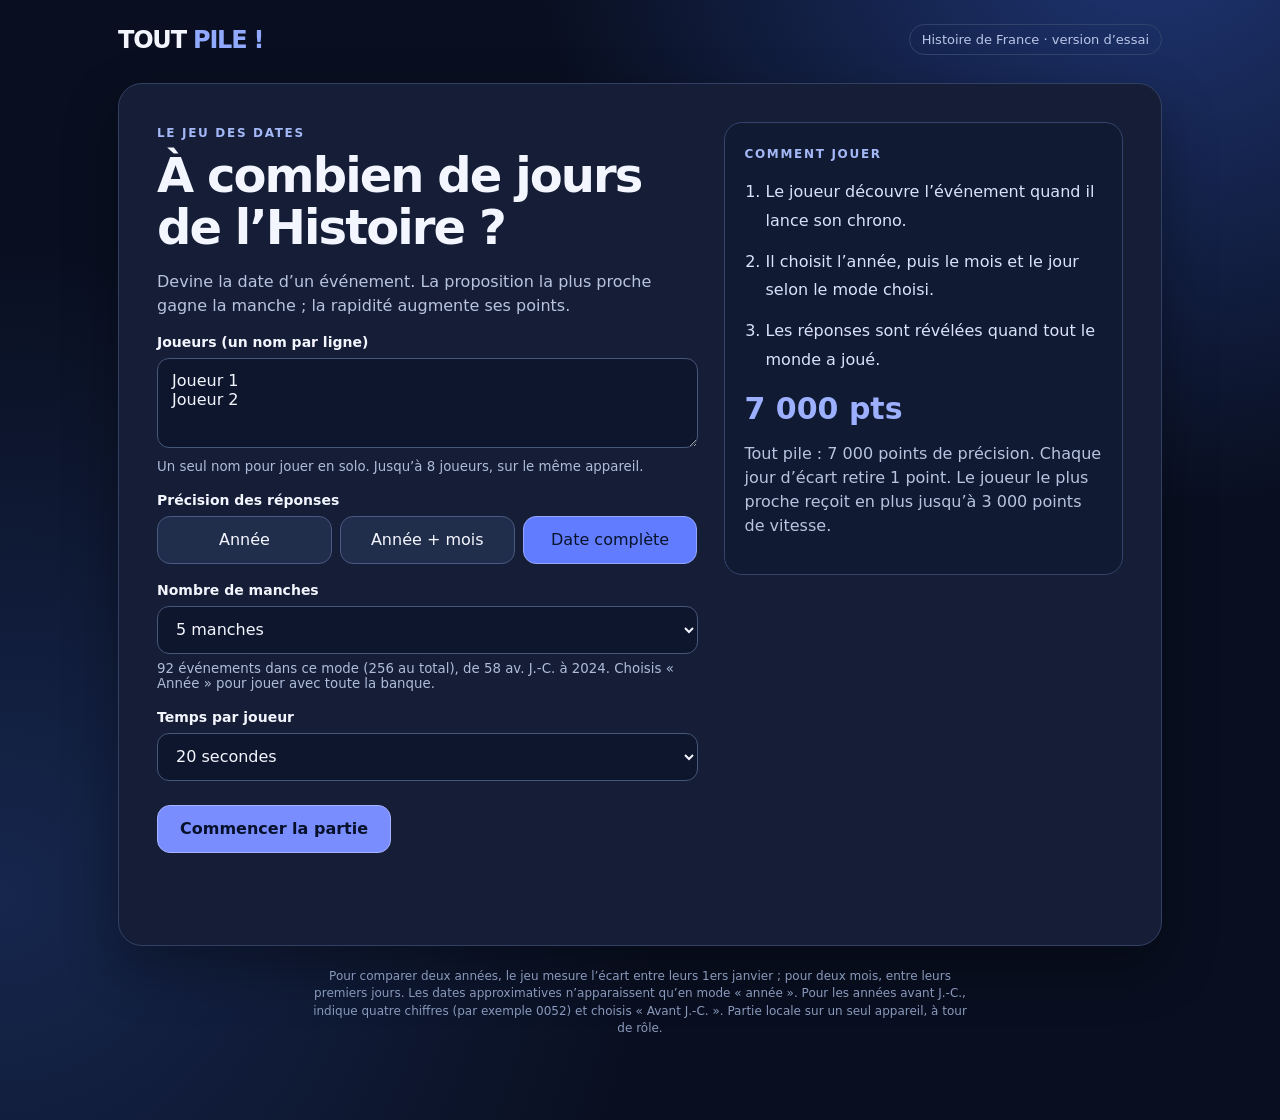
<file: index.html>
<!doctype html>
<html lang="fr">
<head>
<meta charset="utf-8">
<meta name="viewport" content="width=device-width, initial-scale=1">
<title>Tout pile ! — Le jeu des dates de l’histoire de France</title>
<style>
:root{color-scheme:dark;font-family:Inter,system-ui,-apple-system,"Segoe UI",sans-serif;background:#090f20;color:#f4f6ff;font-synthesis:none}
*{box-sizing:border-box}body{margin:0;min-width:320px;background:radial-gradient(circle at 90% -10%,#203777 0,transparent 37%),radial-gradient(circle at 0 80%,#16264d 0,transparent 42%),#090f20;min-height:100vh}
button,input,select,textarea{font:inherit}button{cursor:pointer}button:disabled{cursor:not-allowed;opacity:.42}button:focus-visible,input:focus-visible,select:focus-visible,textarea:focus-visible{outline:3px solid #9db5ff;outline-offset:2px}
main{max-width:1080px;margin:auto;padding:24px 18px 60px}.mast{display:flex;align-items:center;justify-content:space-between;gap:12px;margin-bottom:28px}.logo{font-weight:900;font-size:24px;letter-spacing:-.05em}.logo b{color:#91aaff}.tag{font-size:13px;color:#b9c6e7;border:1px solid #31436b;border-radius:999px;padding:7px 12px}
.screen{display:none}.screen.active{display:block}.panel{background:#151e36;border:1px solid #324163;border-radius:24px;box-shadow:0 22px 55px #0005;padding:clamp(20px,4vw,38px)}h1{font-size:clamp(29px,5vw,48px);line-height:1.09;letter-spacing:-.04em;margin:8px 0 15px}h2{font-size:clamp(25px,4vw,36px);line-height:1.14;letter-spacing:-.035em;margin:10px 0 22px}h3{font-size:19px;margin:0 0 14px}.muted{color:#b8c4df;line-height:1.5}.eyebrow{text-transform:uppercase;letter-spacing:.14em;color:#a4b8f8;font-size:12px;font-weight:800}.cols{display:grid;grid-template-columns:minmax(0,1.15fr) minmax(260px,.85fr);gap:26px;align-items:start}.fields{display:grid;gap:18px}.field label{display:block;font-size:14px;font-weight:750;margin-bottom:8px}.field small{display:block;color:#aebcda;margin-top:7px}.field input,.field textarea,.field select{width:100%;color:#f4f6ff;background:#0d162c;border:1px solid #46577a;border-radius:12px;padding:12px 14px;min-height:48px}.field textarea{height:90px;resize:vertical}.options{display:grid;grid-template-columns:repeat(3,minmax(0,1fr));gap:8px}.chip,.key,.part,.secondary,.primary{border-radius:13px;border:1px solid #485a81;background:#202d4b;color:#f5f7ff;min-height:48px;padding:10px 12px;transition:background .14s,transform .14s}.chip:hover,.key:hover,.part:hover,.secondary:hover{background:#30416c}.chip[aria-pressed=true],.part[aria-pressed=true],.key[aria-pressed=true]{background:#627cff;border-color:#91a6ff;color:#08142c}.primary{background:#798dff;border:1px solid #a6b4ff;color:#07112b;font-weight:850;padding:12px 22px}.primary:hover{background:#9baaff}.secondary{font-weight:700}.actions{display:flex;flex-wrap:wrap;gap:10px;margin-top:24px;align-items:center}.intro-card{background:#101a32;border:1px solid #34446d;border-radius:18px;padding:20px}.intro-card ol{padding-left:21px;line-height:1.8;color:#dae3fa}.intro-card li+li{margin-top:12px}.score-sample{font-size:30px;font-weight:900;color:#9db0ff}.counterline{display:flex;flex-wrap:wrap;gap:10px;justify-content:space-between;align-items:center;color:#bdc9e7;font-size:14px}.event{font-size:clamp(26px,5vw,48px);font-weight:850;line-height:1.14;letter-spacing:-.035em;max-width:780px;margin:22px 0 30px}.center{max-width:650px;margin:0 auto}.ready{text-align:center;padding:55px 10px}.ready .avatar{display:grid;place-items:center;width:76px;height:76px;border-radius:24px;background:#304577;margin:0 auto 18px;font-size:33px}.ready p{max-width:490px;margin:0 auto 24px}.ready strong{color:#fff}.game-head{display:flex;justify-content:space-between;gap:15px;align-items:flex-start;flex-wrap:wrap}.time{font-variant-numeric:tabular-nums;font-size:28px;font-weight:900;color:#b7c6ff}.time.urgent{color:#ffadab}.meter{height:9px;border-radius:99px;background:#34415f;overflow:hidden;margin:16px 0 12px}.meter-fill{height:100%;width:100%;background:#8fa3ff;transition:width .1s linear}.meter-fill.urgent{background:#fb8687}.score-ceiling{text-align:right;font-variant-numeric:tabular-nums;color:#b9c8ef;font-size:14px}.score-ceiling strong{color:#f5f7ff}.parts{display:grid;grid-template-columns:repeat(3,minmax(0,1fr));gap:9px;margin:20px 0}.part{text-align:left;display:flex;flex-direction:column;gap:5px}.part span{color:inherit;opacity:.75;font-size:13px}.part b{font-size:20px;white-space:nowrap;overflow:hidden;text-overflow:ellipsis}.picker{background:#101a31;border:1px solid #334365;border-radius:20px;padding:16px}.picker p{margin:0 0 15px;font-weight:700}.grid{display:grid;gap:8px}.grid.year{grid-template-columns:repeat(3,minmax(0,1fr));max-width:350px;margin:auto}.grid.month{grid-template-columns:repeat(4,minmax(0,1fr))}.grid.day{grid-template-columns:repeat(7,minmax(0,1fr))}.key{font-weight:750;font-size:18px;min-width:0}.month .key{font-size:14px}.day .key{padding:8px 2px}.grid .key[data-soft]{font-size:14px;font-weight:650}.game-bottom{display:flex;justify-content:space-between;align-items:center;gap:12px;flex-wrap:wrap;margin-top:18px}.feedback{color:#ffb9b9;font-weight:700;min-height:1.4em}.pill{border:1px solid #4b619a;background:#273c74;color:#dce6ff;padding:5px 10px;border-radius:99px;font-size:13px;font-weight:800}.results-table{width:100%;border-collapse:collapse;margin-top:10px}.results-table th,.results-table td{padding:12px 8px;border-bottom:1px solid #344361;text-align:left}.results-table th{color:#afbede;font-size:13px}.results-table td:last-child,.results-table th:last-child{text-align:right;font-variant-numeric:tabular-nums}.results-table tr.winner{background:#293e64}.results-table .who{font-weight:750}.result-note{margin:12px 0;color:#b7c5e1}.answer{font-size:clamp(29px,6vw,52px);font-weight:900;color:#b3c1ff;letter-spacing:-.04em}.source{font-size:13px;color:#aebfe6}.source a{color:#aebfff}.board{display:flex;gap:7px;flex-wrap:wrap;margin-top:24px}.board span{background:#202e50;border:1px solid #455984;border-radius:99px;padding:8px 12px;color:#d9e3fa;font-variant-numeric:tabular-nums}.board b{color:white}.final-crown{font-size:45px;margin:4px 0 8px}.foot{text-align:center;color:#8999bb;font-size:12px;margin:22px auto;max-width:660px;line-height:1.45}
@media(max-width:700px){.cols{grid-template-columns:1fr}.intro-card{display:none}.grid.month{grid-template-columns:repeat(3,minmax(0,1fr))}.grid.day{grid-template-columns:repeat(7,minmax(0,1fr))}.mast{margin-bottom:18px}}
@media(max-width:420px){main{padding:12px 10px 40px}.panel{border-radius:17px;padding:17px}.tag{font-size:11px}.chip{font-size:13px;padding:8px 5px}.grid.day{grid-template-columns:repeat(5,minmax(0,1fr))}.grid.month{grid-template-columns:repeat(3,minmax(0,1fr))}.key{min-height:45px}.part{padding:9px 7px}.part b{font-size:17px}.results-table th,.results-table td{font-size:13px;padding:10px 4px}}
.era-options{grid-template-columns:repeat(2,minmax(0,1fr));max-width:350px;margin:0 auto 14px}.era-options[hidden]{display:none}
</style>
</head>
<body>
<main>
  <div class="mast"><div class="logo">TOUT <b>PILE !</b></div><span class="tag">Histoire de France · version d’essai</span></div>
  <section id="setup" class="screen active" aria-label="Préparer une partie">
    <div class="panel cols"><div><span class="eyebrow">Le jeu des dates</span><h1>À combien de jours de l’Histoire ?</h1><p class="muted">Devine la date d’un événement. La proposition la plus proche gagne la manche ; la rapidité augmente ses points.</p>
      <div class="fields">
        <div class="field"><label for="players">Joueurs (un nom par ligne)</label><textarea id="players" maxlength="180">Joueur 1
Joueur 2</textarea><small>Un seul nom pour jouer en solo. Jusqu’à 8 joueurs, sur le même appareil.</small></div>
        <div class="field"><label>Précision des réponses</label><div class="options" id="mode-options" role="group" aria-label="Précision des réponses"><button type="button" class="chip" data-mode="year" aria-pressed="false">Année</button><button type="button" class="chip" data-mode="month" aria-pressed="false">Année + mois</button><button type="button" class="chip" data-mode="day" aria-pressed="true">Date complète</button></div></div>
        <div class="field"><label for="round-count">Nombre de manches</label><select id="round-count"><option value="3">3 manches</option><option value="5" selected>5 manches</option><option value="8">8 manches</option><option value="12">12 manches</option></select><small id="bank-count"></small></div>
        <div class="field"><label for="duration">Temps par joueur</label><select id="duration"><option value="15">15 secondes</option><option value="20" selected>20 secondes</option><option value="30">30 secondes</option></select></div>
      </div><div class="actions"><button id="begin" class="primary" type="button">Commencer la partie</button></div><p class="feedback" id="setup-feedback" role="alert"></p>
    </div><aside class="intro-card"><span class="eyebrow">Comment jouer</span><ol><li>Le joueur découvre l’événement quand il lance son chrono.</li><li>Il choisit l’année, puis le mois et le jour selon le mode choisi.</li><li>Les réponses sont révélées quand tout le monde a joué.</li></ol><div class="score-sample">7 000 pts</div><p class="muted">Tout pile : 7 000 points de précision. Chaque jour d’écart retire 1 point. Le joueur le plus proche reçoit en plus jusqu’à 3 000 points de vitesse.</p></aside></div>
  </section>
  <section id="ready" class="screen" aria-label="Passage au joueur suivant"><div class="panel center ready"><div class="avatar" aria-hidden="true">⌛</div><span class="eyebrow" id="ready-progress"></span><h2 id="ready-player"></h2><p class="muted">L’événement est caché. Prends la souris, puis lance la manche quand tu es prêt. Le chrono démarre à cet instant.</p><button id="reveal" class="primary" type="button">Découvrir l’événement</button></div></section>
  <section id="game" class="screen" aria-label="Répondre à la question"><div class="panel center">
    <div class="game-head"><div><span class="eyebrow" id="game-progress"></span><div class="muted" id="game-player"></div></div><div class="time" id="time" aria-label="Temps restant">20,0 s</div></div>
    <div class="meter" role="progressbar" aria-label="Temps restant" aria-valuemin="0" aria-valuemax="20" aria-valuenow="20" id="meter"><div class="meter-fill" id="meter-fill"></div></div><div class="score-ceiling">Maximum si tout pile : <strong id="ceiling">10 000</strong> pts</div>
    <div class="event" id="event"></div><div class="parts" id="parts"><button type="button" class="part" data-part="year" aria-pressed="true"><span>Année</span><b id="year-value">· · · ·</b></button><button type="button" class="part" data-part="month" aria-pressed="false"><span>Mois</span><b id="month-value">—</b></button><button type="button" class="part" data-part="day" aria-pressed="false"><span>Jour</span><b id="day-value">—</b></button></div>
    <div class="picker"><p id="picker-label"></p><div class="options era-options" id="era-options" role="group" aria-label="Ère de l’année"><button type="button" class="chip" data-era="CE" aria-pressed="true">Après J.-C.</button><button type="button" class="chip" data-era="BCE" aria-pressed="false">Avant J.-C.</button></div><div class="grid year" id="picker-grid"></div></div>
    <div class="game-bottom"><span class="muted" id="mode-hint"></span><button id="submit" class="primary" type="button" disabled>Valider ma réponse</button></div><div class="feedback" id="game-feedback" role="alert"></div>
  </div></section>
  <section id="reveal-screen" class="screen" aria-label="Résultats de la manche"><div class="panel"><span class="eyebrow" id="reveal-progress"></span><h2 id="reveal-event"></h2><div class="muted">La bonne réponse</div><div class="answer" id="answer"></div><p class="source" id="source"></p><h3>Résultats de la manche</h3><div style="overflow-x:auto"><table class="results-table"><thead><tr><th>Joueur</th><th>Proposition</th><th>Écart</th><th>Points</th></tr></thead><tbody id="results-body"></tbody></table></div><p class="result-note" id="result-note"></p><div class="board" id="board"></div><div class="actions"><button id="next" class="primary" type="button">Manche suivante</button><button class="secondary restart" type="button">Nouvelle partie</button></div></div></section>
  <section id="final" class="screen" aria-label="Classement final"><div class="panel center"><div class="final-crown" aria-hidden="true">🏆</div><span class="eyebrow">Partie terminée</span><h2 id="final-title"></h2><div style="overflow-x:auto"><table class="results-table"><thead><tr><th>Place</th><th>Joueur</th><th>Points</th></tr></thead><tbody id="final-body"></tbody></table></div><div class="actions"><button class="primary restart" type="button">Rejouer</button></div></div></section>
  <p class="foot">Pour comparer deux années, le jeu mesure l’écart entre leurs 1ers janvier ; pour deux mois, entre leurs premiers jours. Les dates approximatives n’apparaissent qu’en mode « année ». Pour les années avant J.-C., indique quatre chiffres (par exemple 0052) et choisis « Avant J.-C. ». Partie locale sur un seul appareil, à tour de rôle.</p>
</main>
<script>
(()=>{'use strict';
const MONTHS=['janvier','février','mars','avril','mai','juin','juillet','août','septembre','octobre','novembre','décembre'];
const EVENTS=[
{title:'Édit de Caracalla accordant la citoyenneté romaine aux hommes libres de l’Empire, y compris en Gaule',date:[212,null,null],url:'https://catalogue.bnf.fr/ark:/12148/cb12515366g'},
{title:'Bataille des Champs catalauniques en Gaule contre les Huns',date:[451,null,null],url:'https://actions-recherche.bnf.fr/bnf/anirw3.nsf/IX01/A2016000283_les-temps-merovingiens'},
{title:'Victoire de Clovis à la bataille de Vouillé',date:[507,null,null],url:'https://catalogue.bnf.fr/ark:/12148/cb427528569'},
{title:'Couronnement impérial de Charlemagne à Rome',date:[800,12,25],url:'https://expositions.bnf.fr/rouge/bande/grand/116.htm'},
{title:'Traité de Verdun partageant l’Empire carolingien',date:[843,8,null],url:'https://catalogue.bnf.fr/ark:/12148/cb12011222r'},
{title:'Élection d’Hugues Capet comme roi des Francs',date:[987,6,null],url:'https://catalogue.bnf.fr/ark:/12148/cb12011222r'},
{title:'Victoire de Philippe Auguste à Bouvines',date:[1214,7,27],url:'https://catalogue.bnf.fr/ark:/12148/cb119864858'},
{title:'Levée du siège d’Orléans par les forces de Jeanne d’Arc',date:[1429,5,8],url:'https://gallica.bnf.fr/ark:/12148/bpt6k5492922r.pdf'},
{title:'Sacre de Charles VII à Reims',date:[1429,7,17],url:'https://gallica.bnf.fr/ark:/12148/bpt6k5492922r.pdf'},
{title:'Exécution de Jeanne d’Arc à Rouen',date:[1431,5,30],url:'https://essentiels.bnf.fr/fr/article/6e6e48ab-6af5-4e58-8167-e2914a0b0098-guerre-cent-ans'},
{title:'Victoire française à la bataille de Castillon',date:[1453,7,17],url:'https://catalogue.bnf.fr/ark:/12148/cb11943274h'},
{title:'Ordonnance de Villers-Cotterêts sur la langue des actes de justice',date:[1539,null,null],url:'https://www.assemblee-nationale.fr/dyn/docs/PIONANR5L15B4003.raw'},
{title:'Début du massacre de la Saint-Barthélemy à Paris',date:[1572,8,24],url:'https://catalogue.bnf.fr/ark:/12148/cb459357443'},
{title:'Édit de Nantes signé par Henri IV',date:[1598,4,null],url:'https://www.assemblee-nationale.fr/histoire/eglise-etat/edit-nantes.asp'},
{title:'Installation de la Cour de Louis XIV à Versailles',date:[1682,5,6],url:'https://www.chateauversailles.fr/decouvrir/histoire/grandes-dates/versailles-capitale-royaume'},
{title:'Mort de Louis XIV à Versailles',date:[1715,9,1],url:'https://www.chateauversailles.fr/decouvrir/histoire/les-grandes-dates/mort-louis-xiv'},
{title:'Ouverture des États généraux à Versailles',date:[1789,5,5],url:'https://www.assemblee-nationale.fr/dyn/histoire-et-patrimoine/revolution-francaise/assemblee-nationale-constituante'},
{title:'Serment du Jeu de paume',date:[1789,6,20],url:'https://www2.assemblee-nationale.fr/decouvrir-l-assemblee/juniors/histoire/1789-1799-la-revolution-francaise'},
{title:'Prise de la Bastille à Paris',date:[1789,7,14],url:'https://www.elysee.fr/la-presidence/la-fete-nationale-du-14-juillet'},
{title:'Nuit de l’abolition des droits féodaux à l’Assemblée constituante',date:[1789,8,4],url:'https://www2.assemblee-nationale.fr/decouvrir-l-assemblee/juniors/histoire/1789-1799-la-revolution-francaise'},
{title:'Adoption de la Déclaration des droits de l’homme et du citoyen',date:[1789,8,26],url:'https://www.elysee.fr/la-presidence/la-declaration-des-droits-de-l-homme-et-du-citoyen'},
{title:'Adoption de la première Constitution française',date:[1791,9,3],url:'https://www2.assemblee-nationale.fr/decouvrir-l-assemblee/juniors/histoire/1789-1799-la-revolution-francaise'},
{title:'Abolition de la royauté par la Convention nationale',date:[1792,9,21],url:'https://www.assemblee-nationale.fr/dyn/histoire-et-patrimoine/revolution-francaise/la-convention-nationale-et-la-fin-de-la-royaute'},
{title:'Exécution du roi Louis XVI',date:[1793,1,21],url:'https://www2.assemblee-nationale.fr/decouvrir-l-assemblee/juniors/histoire/1789-1799-la-revolution-francaise'},
{title:'Coup d’État du 18 Brumaire de Napoléon Bonaparte',date:[1799,11,9],url:'https://www2.assemblee-nationale.fr/decouvrir-l-assemblee/juniors/histoire/1789-1799-la-revolution-francaise'},
{title:'Instauration du Premier Empire par sénatus-consulte',date:[1804,5,18],url:'https://www.assemblee-nationale.fr/dyn/histoire-et-patrimoine/consulat-et-premier-empire/du-consulat-a-l-empire'},
{title:'Sacre de Napoléon Ier à Notre-Dame de Paris',date:[1804,12,2],url:'https://www.assemblee-nationale.fr/dyn/histoire-et-patrimoine/consulat-et-premier-empire/du-consulat-a-l-empire'},
{title:'Fin de la monarchie de Juillet et abdication de Louis-Philippe',date:[1848,2,24],url:'https://www.assemblee-nationale.fr/gouv_parl/regimes.asp'},
{title:'Proclamation de la IIIe République',date:[1870,9,4],url:'https://www.elysee.fr/la-presidence/la-fete-nationale-du-14-juillet'},
{title:'Loi Jules Ferry rendant l’enseignement primaire public gratuit',date:[1881,6,16],url:'https://www.assemblee-nationale.fr/13/rapports/r0420.asp'},
{title:'Loi rendant l’instruction primaire obligatoire et laïque',date:[1882,3,28],url:'https://www.assemblee-nationale.fr/13/rapports/r0420.asp'},
{title:'Loi de séparation des Églises et de l’État',date:[1905,12,9],url:'https://www.assemblee-nationale.fr/dyn/histoire/separation-des-eglises-et-de-l-etat/1905-l-aboutissement-d-un-long-processus'},
{title:'Début de la bataille de Verdun',date:[1916,2,21],url:'https://www.cheminsdememoire.gouv.fr/fr/1916-02-21-debut-de-la-bataille-de-verdun'},
{title:'Signature de l’armistice mettant fin aux combats de la Première Guerre mondiale',date:[1918,11,11],url:'https://www.cheminsdememoire.gouv.fr/fr/memorial-de-l-armistice'},
{title:'Signature du traité de Versailles après la Première Guerre mondiale',date:[1919,6,28],url:'https://www.cheminsdememoire.gouv.fr/fr/1919-06-28-signature-versailles-dans-la-galerie-des-glaces-du-traite-de-paix-lalsace-lorraine-e'},
{title:'Signature des accords de Matignon lors du Front populaire',date:[1936,6,7],url:'https://www.vie-publique.fr/lettre_essentiel/37'},
{title:'Appel radiodiffusé du général de Gaulle depuis Londres',date:[1940,6,18],url:'https://www.cheminsdememoire.gouv.fr/fr/18-juin-1940-commemoration-de-l-appel-du-general-de-gaulle'},
{title:'Ordonnance accordant le droit de vote aux femmes françaises',date:[1944,4,21],url:'https://www.assemblee-nationale.fr/dyn/histoire-et-patrimoine/deuxieme-guerre-mondiale'},
{title:'Débarquement allié en Normandie',date:[1944,6,6],url:'https://www.cheminsdememoire.gouv.fr/fr/revue/1944-operation-overlord'},
{title:'Libération de Paris',date:[1944,8,25],url:'https://www.cheminsdememoire.gouv.fr/de/node/179'},
{title:'Signature de l’acte définitif de la capitulation allemande à Berlin',date:[1945,5,8],url:'https://www.cheminsdememoire.gouv.fr/fr/8-mai-1945-le-stylo-de-la-capitulation'},
{title:'Promulgation de la Constitution de la Ve République',date:[1958,10,4],url:'https://www.elysee.fr/la-presidence/les-institutions-de-la-cinquieme-republique'},
{title:'Signature des accords d’Évian',date:[1962,3,18],url:'https://www.vie-publique.fr/parole-dexpert/284385-cetait-le-18-mars-1962-la-signature-des-accords-devian'},
{title:'Élection de François Mitterrand à la présidence de la République',date:[1981,5,10],url:'https://www.vie-publique.fr/eclairage/24151-election-presidentielle-1981-ses-specificites'},
{title:'Loi abolissant la peine de mort en France',date:[1981,10,9],url:'https://www.vie-publique.fr/discours/192675-declaration-de-m-raymond-forni-president-de-lassemblee-nationale-en'},
{title:'Référendum approuvant le passage au quinquennat présidentiel',date:[2000,9,24],url:'https://www.vie-publique.fr/questions-reponses/290760-le-referendum-en-france-en-sept-questions'}
,{title:'Appel à la première croisade lors du concile de Clermont',date:[1095,11,27],url:'https://nouveautes-editeurs.bnf.fr/accueil?id_declaration=10000001284927&titre_livre=Le_Chevalier_du_Pape'}
,{title:'Arrestation des Templiers ordonnée par Philippe le Bel',date:[1307,10,13],url:'https://catalogue.bnf.fr/ark:/12148/cb46982049b'}
,{title:'Début conventionnel de la guerre de Cent Ans',date:[1337,null,null],url:'https://essentiels.bnf.fr/fr/article/6e6e48ab-6af5-4e58-8167-e2914a0b0098-guerre-cent-ans'}
,{title:'Défaite de la flotte française à la bataille de l’Écluse',date:[1340,6,24],url:'https://essentiels.bnf.fr/fr/livre-feuilleter/03e271f1-c313-4130-bb2f-f65edb3fde9d-jean-froissart-chroniques'}
,{title:'Défaite française à la bataille de Crécy',date:[1346,8,26],url:'https://essentiels.bnf.fr/fr/livre-feuilleter/03e271f1-c313-4130-bb2f-f65edb3fde9d-jean-froissart-chroniques'}
,{title:'Arrivée de la peste noire à Marseille',date:[1347,11,null],url:'https://essentiels.bnf.fr/fr/article/6e6e48ab-6af5-4e58-8167-e2914a0b0098-guerre-cent-ans'}
,{title:'Défaite de Jean II le Bon à la bataille de Poitiers',date:[1356,9,19],url:'https://catalogue.bnf.fr/ark:/12148/cb12473591t'}
,{title:'Défaite française à la bataille d’Azincourt',date:[1415,10,25],url:'https://essentiels.bnf.fr/fr/article/6e6e48ab-6af5-4e58-8167-e2914a0b0098-guerre-cent-ans'}
,{title:'Défaite et capture de François Ier à la bataille de Pavie',date:[1525,2,24],url:'https://multimedia-ext.bnf.fr/pdf/FP_Marignan.pdf'}
,{title:'Assassinat d’Henri IV par Ravaillac',date:[1610,5,14],url:'https://www.chateauversailles.fr/decouvrir/histoire/grands-personnages/louis-xiii'}
,{title:'Édit de Fontainebleau révoquant l’édit de Nantes',date:[1685,10,18],url:'https://passerelles.essentiels.bnf.fr/fr/chronologie/article/86a8ea57-cf00-4c23-8d1a-939d0e519331-revocation-edit-nantes'}
,{title:'Fête de la Fédération au Champ-de-Mars',date:[1790,7,14],url:'https://www.assemblee-nationale.fr/13/rap-info/i1262.asp'}
,{title:'Arrestation de la famille royale à Varennes',date:[1791,6,21],url:'https://www.assemblee-nationale.fr/14/evenements/220-ans-republique.asp'}
,{title:'Prise du palais des Tuileries lors de l’insurrection parisienne',date:[1792,8,10],url:'https://www.assemblee-nationale.fr/13/rap-info/i1262.asp'}
,{title:'Arrestation de Robespierre le 9 thermidor',date:[1794,7,27],url:'https://passerelles.essentiels.bnf.fr/fr/chronologie/article/679b299d-3a63-4d85-8320-33eebf7023d1-terreur'}
,{title:'Promulgation du Code civil des Français',date:[1804,3,21],url:'https://www.assemblee-nationale.fr/dyn/histoire-et-patrimoine/consulat-et-premier-empire/la-codification-juridique'}
,{title:'Victoire de Napoléon à la bataille d’Austerlitz',date:[1805,12,2],url:'https://www.cheminsdememoire.gouv.fr/fr/chapitre-1-la-revolution-francaise-et-lempire-une-nouvelle-conception-de-la-nation'}
,{title:'Défaite de Napoléon à la bataille de Waterloo',date:[1815,6,18],url:'https://catalogue.bnf.fr/ark:/12148/cb180990489'}
,{title:'Décret instaurant le suffrage universel masculin',date:[1848,3,5],url:'https://www2.assemblee-nationale.fr/decouvrir-l-assemblee/histoire/le-suffrage-universel/la-republique-et-le-suffrage-universel/1848-la-deuxieme-republique-met-en-place-le-suffrage-universel-masculin'}
,{title:'Coup d’État de Louis-Napoléon Bonaparte',date:[1851,12,2],url:'https://www2.assemblee-nationale.fr/decouvrir-l-assemblee/histoire/le-suffrage-universel/la-republique-et-le-suffrage-universel/1848-la-deuxieme-republique-met-en-place-le-suffrage-universel-masculin'}
,{title:'Début de l’insurrection de la Commune de Paris',date:[1871,3,18],url:'https://www2.assemblee-nationale.fr/sycomore/fiche/8543'}
,{title:'Adoption de l’amendement Wallon qui ancre la IIIe République',date:[1875,1,30],url:'https://www.senat.fr/connaitre-le-senat/lhistoire-du-senat/dossiers-dhistoire/la-naissance-du-senat-republicain/30-janvier-1875-la-republique-a-une-voix-pres.html'}
,{title:'Loi autorisant la création des syndicats professionnels',date:[1884,3,21],url:'https://www.vie-publique.fr/files/rapport/pdf/285548.pdf'}
,{title:'Loi consacrant la liberté d’association',date:[1901,7,1],url:'https://www.vie-publique.fr/files/rapport/pdf/285548.pdf'}
,{title:'Début de la rafle du Vélodrome d’Hiver à Paris',date:[1942,7,16],url:'https://www.cheminsdememoire.gouv.fr/fr/revue/1942-un-tournant'}
,{title:'Première réunion du Conseil national de la Résistance',date:[1943,5,27],url:'https://www.cheminsdememoire.gouv.fr/fr/la-france-combattante'}
,{title:'Débarquement allié en Provence',date:[1944,8,15],url:'https://www.cheminsdememoire.gouv.fr/fr/15-aout-1944-operation-anvil-dragoon'}
,{title:'Promulgation de la Constitution de la IVe République',date:[1946,10,27],url:'https://www.assemblee-nationale.fr/dyn/histoire-et-patrimoine/quatrieme-republique/la-constitution-de-1946-et-l-instauration-de-la-ive-republique'}
,{title:'Chute du camp retranché français de Diên Biên Phu',date:[1954,5,7],url:'https://www.cheminsdememoire.gouv.fr/fr/le-monument-de-dien-bien-phu-vietnam'}
,{title:'Signature des traités de Rome instituant la CEE et Euratom',date:[1957,3,25],url:'https://www.assemblee-nationale.fr/dyn/histoire-et-patrimoine/quatrieme-republique'}
,{title:'Loi Veil relative à l’interruption volontaire de grossesse',date:[1975,1,17],url:'https://www.legifrance.gouv.fr/jorf/id/JORFTEXT000000700230'}
,{title:'Loi Informatique et Libertés',date:[1978,1,6],url:'https://www.cnil.fr/fr/le-cadre-national/la-loi-informatique-et-libertes'}
,{title:'Loi de décentralisation relative aux droits et libertés des collectivités',date:[1982,3,2],url:'https://www.vie-publique.fr/eclairage/126857-construction-de-lorganisation-territoriale-de-la-france-chronologie'}
,// Début des événements issus de la chronologie transmise.
{"title":"Début de la guerre des Gaules menée par Jules César","date":[-58,null,null],"url":"sources.html#ev-1","sourceLabel":"chronologie fournie","pdfRef":1},
{"title":"Siège d’Alésia et reddition de Vercingétorix","date":[-52,null,null],"url":"sources.html#ev-2","sourceLabel":"chronologie fournie","pdfRef":2},
{"title":"Victoire de Clovis sur Syagrius à Soissons","date":[486,null,null],"url":"sources.html#ev-4","sourceLabel":"chronologie fournie","pdfRef":4},
{"title":"Baptême de Clovis (date traditionnellement retenue, discutée)","date":[496,null,null],"url":"https://essentiels.bnf.fr/fr/image/c5600824-088c-47ec-a3f4-263f4d20b645-grandes-chroniques-france-charles-v","approx":true,"pdfRef":5},
{"title":"Bataille de Poitiers remportée par les forces de Charles Martel","date":[732,null,null],"url":"sources.html#ev-7","sourceLabel":"chronologie fournie","pdfRef":7},
{"title":"Pépin le Bref devient roi des Francs","date":[751,null,null],"url":"sources.html#ev-8","sourceLabel":"chronologie fournie","pdfRef":8},
{"title":"Serments de Strasbourg prêtés par Charles le Chauve et Louis le Germanique","date":[842,null,null],"url":"sources.html#ev-10","sourceLabel":"chronologie fournie","pdfRef":10},
{"title":"Accord de Saint-Clair-sur-Epte entre Charles le Simple et Rollon","date":[911,null,null],"url":"sources.html#ev-12","sourceLabel":"chronologie fournie","pdfRef":12},
{"title":"Guillaume de Normandie conquiert l’Angleterre","date":[1066,null,null],"url":"sources.html#ev-14","sourceLabel":"chronologie fournie","pdfRef":14},
{"title":"Mariage d’Aliénor d’Aquitaine et de Louis VII","date":[1137,null,null],"url":"sources.html#ev-16","sourceLabel":"chronologie fournie","pdfRef":16},
{"title":"Vers 1140, Suger lance la reconstruction de l’abbatiale de Saint-Denis","date":[1140,null,null],"url":"sources.html#ev-17","sourceLabel":"chronologie fournie","approx":true,"pdfRef":17},
{"title":"Début traditionnellement retenu de la construction de Notre-Dame de Paris","date":[1163,null,null],"url":"sources.html#ev-18","sourceLabel":"chronologie fournie","approx":true,"pdfRef":18},
{"title":"Avènement de Philippe Auguste","date":[1180,null,null],"url":"sources.html#ev-19","sourceLabel":"chronologie fournie","pdfRef":19},
{"title":"Conquête de la Normandie par Philippe Auguste","date":[1204,null,null],"url":"sources.html#ev-20","sourceLabel":"chronologie fournie","pdfRef":20},
{"title":"Début de la croisade contre les Albigeois","date":[1209,null,null],"url":"sources.html#ev-21","sourceLabel":"chronologie fournie","pdfRef":21},
{"title":"Traité de Meaux-Paris mettant fin à la croisade contre les Albigeois","date":[1229,null,null],"url":"sources.html#ev-23","sourceLabel":"chronologie fournie","pdfRef":23},
{"title":"Consécration de la Sainte-Chapelle à Paris","date":[1248,4,26],"url":"https://www.monuments-nationaux.fr/editions-du-patrimoine/les-ouvrages/l-architecte-du-palais.-le-mystere-de-la-sainte-chapelle","pdfRef":24},
{"title":"Vers 1257, fondation du collège de la Sorbonne","date":[1257,null,null],"url":"sources.html#ev-25","sourceLabel":"chronologie fournie","approx":true,"pdfRef":25},
{"title":"Mort de Louis IX à Tunis","date":[1270,null,null],"url":"sources.html#ev-26","sourceLabel":"chronologie fournie","pdfRef":26},
{"title":"Première réunion des États généraux convoqués par Philippe le Bel","date":[1302,null,null],"url":"sources.html#ev-27","sourceLabel":"chronologie fournie","pdfRef":27},
{"title":"Attentat d’Anagni contre le pape Boniface VIII","date":[1303,null,null],"url":"sources.html#ev-28","sourceLabel":"chronologie fournie","pdfRef":28},
{"title":"Installation de la papauté à Avignon","date":[1309,null,null],"url":"sources.html#ev-30","sourceLabel":"chronologie fournie","pdfRef":30},
{"title":"Mort de Philippe le Bel","date":[1314,null,null],"url":"sources.html#ev-31","sourceLabel":"chronologie fournie","pdfRef":31},
{"title":"Avènement de Philippe VI de Valois après la fin des Capétiens directs","date":[1328,null,null],"url":"sources.html#ev-32","sourceLabel":"chronologie fournie","pdfRef":32},
{"title":"Propagation de la peste noire en France","date":[1348,null,null],"url":"sources.html#ev-35","sourceLabel":"chronologie fournie","pdfRef":35},
{"title":"Traité de Brétigny entre la France et l’Angleterre","date":[1360,null,null],"url":"sources.html#ev-37","sourceLabel":"chronologie fournie","pdfRef":37},
{"title":"Première crise de folie de Charles VI","date":[1392,null,null],"url":"sources.html#ev-38","sourceLabel":"chronologie fournie","pdfRef":38},
{"title":"Traité de Troyes écartant le dauphin Charles de la succession","date":[1420,null,null],"url":"sources.html#ev-40","sourceLabel":"chronologie fournie","pdfRef":40},
{"title":"Mort de Charles le Téméraire à la bataille de Nancy","date":[1477,null,null],"url":"sources.html#ev-44","sourceLabel":"chronologie fournie","pdfRef":44},
{"title":"Début des guerres d’Italie avec l’expédition de Charles VIII","date":[1494,null,null],"url":"sources.html#ev-45","sourceLabel":"chronologie fournie","pdfRef":45},
{"title":"Victoire de François Ier à Marignan","date":[1515,null,null],"url":"sources.html#ev-46","sourceLabel":"chronologie fournie","pdfRef":46},
{"title":"Concordat de Bologne conclu entre François Ier et Léon X","date":[1516,null,null],"url":"sources.html#ev-47","sourceLabel":"chronologie fournie","pdfRef":47},
{"title":"Rencontre de François Ier et Henri VIII au camp du Drap d’Or","date":[1520,null,null],"url":"sources.html#ev-48","sourceLabel":"chronologie fournie","pdfRef":48},
{"title":"Premier voyage de Jacques Cartier dans le golfe du Saint-Laurent","date":[1534,null,null],"url":"sources.html#ev-50","sourceLabel":"chronologie fournie","pdfRef":50},
{"title":"Traité du Cateau-Cambrésis mettant fin aux guerres d’Italie","date":[1559,null,null],"url":"sources.html#ev-52","sourceLabel":"chronologie fournie","pdfRef":52},
{"title":"Massacre de Wassy, prélude aux guerres de Religion","date":[1562,null,null],"url":"sources.html#ev-53","sourceLabel":"chronologie fournie","pdfRef":53},
{"title":"Journée des Barricades à Paris contre Henri III","date":[1588,null,null],"url":"sources.html#ev-55","sourceLabel":"chronologie fournie","pdfRef":55},
{"title":"Assassinat d’Henri III et avènement d’Henri IV","date":[1589,null,null],"url":"sources.html#ev-56","sourceLabel":"chronologie fournie","pdfRef":56},
{"title":"Entrée d’Henri IV dans Paris","date":[1594,null,null],"url":"sources.html#ev-57","sourceLabel":"chronologie fournie","pdfRef":57},
{"title":"Fondation de Québec par Samuel de Champlain","date":[1608,null,null],"url":"sources.html#ev-59","sourceLabel":"chronologie fournie","pdfRef":59},
{"title":"Richelieu entre au Conseil du roi","date":[1624,null,null],"url":"sources.html#ev-61","sourceLabel":"chronologie fournie","pdfRef":61},
{"title":"Fondation de l’Académie française sous le patronage de Richelieu","date":[1635,null,null],"url":"sources.html#ev-62","sourceLabel":"chronologie fournie","pdfRef":62},
{"title":"Victoire française à Rocroi","date":[1643,null,null],"url":"sources.html#ev-63","sourceLabel":"chronologie fournie","pdfRef":63},
{"title":"Début de la Fronde","date":[1648,null,null],"url":"sources.html#ev-64","sourceLabel":"chronologie fournie","pdfRef":64},
{"title":"Traité des Pyrénées entre la France et l’Espagne","date":[1659,null,null],"url":"sources.html#ev-65","sourceLabel":"chronologie fournie","pdfRef":65},
{"title":"Début du gouvernement personnel de Louis XIV après la mort de Mazarin","date":[1661,null,null],"url":"sources.html#ev-66","sourceLabel":"chronologie fournie","pdfRef":66},
{"title":"Fondation de la Compagnie française des Indes orientales","date":[1664,null,null],"url":"sources.html#ev-67","sourceLabel":"chronologie fournie","pdfRef":67},
{"title":"Expédition de La Salle revendiquant la Louisiane pour la France","date":[1682,null,null],"url":"sources.html#ev-69","sourceLabel":"chronologie fournie","pdfRef":69},
{"title":"Début de la guerre de Succession d’Espagne","date":[1701,null,null],"url":"sources.html#ev-71","sourceLabel":"chronologie fournie","pdfRef":71},
{"title":"Traités d’Utrecht mettant fin à une partie de la guerre de Succession d’Espagne","date":[1713,null,null],"url":"sources.html#ev-72","sourceLabel":"chronologie fournie","pdfRef":72},
{"title":"Effondrement du système financier de John Law","date":[1720,null,null],"url":"sources.html#ev-74","sourceLabel":"chronologie fournie","pdfRef":74},
{"title":"Publication de De l’esprit des lois de Montesquieu","date":[1748,null,null],"url":"sources.html#ev-75","sourceLabel":"chronologie fournie","pdfRef":75},
{"title":"Publication du premier volume de l’Encyclopédie","date":[1751,null,null],"url":"sources.html#ev-76","sourceLabel":"chronologie fournie","pdfRef":76},
{"title":"Publication de Du contrat social de Jean-Jacques Rousseau","date":[1762,null,null],"url":"sources.html#ev-77","sourceLabel":"chronologie fournie","pdfRef":77},
{"title":"Traité de Paris mettant fin à la guerre de Sept Ans","date":[1763,null,null],"url":"sources.html#ev-78","sourceLabel":"chronologie fournie","pdfRef":78},
{"title":"Mort de Louis XV et avènement de Louis XVI","date":[1774,5,10],"url":"https://www.chateauversailles.fr/decouvrir/histoire/les-grandes-dates","pdfRef":79},
{"title":"Alliance entre la France et les États-Unis pendant la guerre d’indépendance américaine","date":[1778,null,null],"url":"sources.html#ev-80","sourceLabel":"chronologie fournie","pdfRef":80},
{"title":"Expérience aérostatique des frères Montgolfier à Versailles","date":[1783,9,19],"url":"https://www.chateauversailles.fr/decouvrir/histoire/grandes-dates/premier-vol-montgolfiere","pdfRef":81},
{"title":"Réunion de l’assemblée des notables convoquée par Louis XVI","date":[1787,null,null],"url":"sources.html#ev-82","sourceLabel":"chronologie fournie","pdfRef":82},
{"title":"Convocation des États généraux pour l’année suivante","date":[1788,null,null],"url":"sources.html#ev-83","sourceLabel":"chronologie fournie","pdfRef":83},
{"title":"Début des journées d’octobre et marche des Parisiennes sur Versailles","date":[1789,10,5],"url":"https://www.chateauversailles.fr/decouvrir/histoire/les-grandes-dates/grand-depart-roi","pdfRef":89},
{"title":"Adoption de la Constitution civile du clergé","date":[1790,null,null],"url":"sources.html#ev-90","sourceLabel":"chronologie fournie","pdfRef":90},
{"title":"Déclaration de guerre française à l’Autriche","date":[1792,null,null],"url":"sources.html#ev-93","sourceLabel":"chronologie fournie","pdfRef":93},
{"title":"Victoire française à la bataille de Valmy","date":[1792,9,20],"url":"sources.html#ev-94","sourceLabel":"chronologie fournie","pdfRef":94},
{"title":"Début de l’insurrection vendéenne","date":[1793,null,null],"url":"sources.html#ev-96","sourceLabel":"chronologie fournie","pdfRef":96},
{"title":"Début de la période dite de la Terreur","date":[1793,null,null],"url":"sources.html#ev-97","sourceLabel":"chronologie fournie","pdfRef":97},
{"title":"Première abolition de l’esclavage par la Convention nationale","date":[1794,2,4],"url":"sources.html#ev-98","sourceLabel":"chronologie fournie","pdfRef":98},
{"title":"Mise en place du Directoire par la Constitution de l’an III","date":[1795,null,null],"url":"sources.html#ev-100","sourceLabel":"chronologie fournie","pdfRef":100},
{"title":"Signature du Concordat entre Bonaparte et le pape Pie VII","date":[1801,null,null],"url":"sources.html#ev-102","sourceLabel":"chronologie fournie","pdfRef":102},
{"title":"Création de la Légion d’honneur","date":[1802,null,null],"url":"sources.html#ev-103","sourceLabel":"chronologie fournie","pdfRef":103},
{"title":"Défaite franco-espagnole à la bataille navale de Trafalgar","date":[1805,null,null],"url":"sources.html#ev-105","sourceLabel":"chronologie fournie","pdfRef":105},
{"title":"Mise en place du Blocus continental contre le Royaume-Uni","date":[1806,null,null],"url":"sources.html#ev-106","sourceLabel":"chronologie fournie","pdfRef":106},
{"title":"Début de la guerre d’Espagne napoléonienne","date":[1808,null,null],"url":"sources.html#ev-107","sourceLabel":"chronologie fournie","pdfRef":107},
{"title":"Début de la campagne de Russie de Napoléon","date":[1812,null,null],"url":"sources.html#ev-108","sourceLabel":"chronologie fournie","pdfRef":108},
{"title":"Première abdication de Napoléon et début de la Restauration","date":[1814,null,null],"url":"sources.html#ev-109","sourceLabel":"chronologie fournie","pdfRef":109},
{"title":"Trois Glorieuses et chute de Charles X","date":[1830,null,null],"url":"sources.html#ev-111","sourceLabel":"chronologie fournie","pdfRef":111},
{"title":"Prise d’Alger par l’armée française","date":[1830,null,null],"url":"sources.html#ev-112","sourceLabel":"chronologie fournie","pdfRef":112},
{"title":"Première révolte des canuts à Lyon","date":[1831,null,null],"url":"sources.html#ev-113","sourceLabel":"chronologie fournie","pdfRef":113},
{"title":"Loi Guizot sur l’enseignement primaire","date":[1833,null,null],"url":"sources.html#ev-114","sourceLabel":"chronologie fournie","pdfRef":114},
{"title":"Loi organisant les grandes lignes de chemin de fer en France","date":[1842,null,null],"url":"sources.html#ev-115","sourceLabel":"chronologie fournie","pdfRef":115},
{"title":"Décret abolissant définitivement l’esclavage dans les colonies françaises","date":[1848,4,27],"url":"https://www.vie-publique.fr/files/rapport/pdf/144000074.pdf","pdfRef":117},
{"title":"Élection de Louis-Napoléon Bonaparte à la présidence de la République","date":[1848,null,null],"url":"sources.html#ev-118","sourceLabel":"chronologie fournie","pdfRef":118},
{"title":"Proclamation du Second Empire","date":[1852,null,null],"url":"sources.html#ev-120","sourceLabel":"chronologie fournie","pdfRef":120},
{"title":"Début des travaux de transformation de Paris sous Haussmann","date":[1853,null,null],"url":"sources.html#ev-121","sourceLabel":"chronologie fournie","pdfRef":121},
{"title":"Rattachement de la Savoie et de Nice à la France","date":[1860,null,null],"url":"sources.html#ev-122","sourceLabel":"chronologie fournie","pdfRef":122},
{"title":"Inauguration du canal de Suez après une construction dirigée par Ferdinand de Lesseps","date":[1869,null,null],"url":"sources.html#ev-123","sourceLabel":"chronologie fournie","pdfRef":123},
{"title":"Défaite française à Sedan pendant la guerre franco-prussienne","date":[1870,null,null],"url":"sources.html#ev-124","sourceLabel":"chronologie fournie","pdfRef":124},
{"title":"Traité de Francfort entérinant la perte de l’Alsace-Lorraine","date":[1871,null,null],"url":"sources.html#ev-126","sourceLabel":"chronologie fournie","pdfRef":126},
{"title":"Adoption des lois constitutionnelles de la IIIe République","date":[1875,null,null],"url":"sources.html#ev-127","sourceLabel":"chronologie fournie","pdfRef":127},
{"title":"Loi sur la liberté de la presse","date":[1881,null,null],"url":"sources.html#ev-128","sourceLabel":"chronologie fournie","pdfRef":128},
{"title":"Premier traitement antirabique de Louis Pasteur","date":[1885,null,null],"url":"sources.html#ev-130","sourceLabel":"chronologie fournie","pdfRef":130},
{"title":"Inauguration de la tour Eiffel pour l’Exposition universelle de Paris","date":[1889,null,null],"url":"sources.html#ev-131","sourceLabel":"chronologie fournie","pdfRef":131},
{"title":"Début de l’affaire Dreyfus","date":[1894,null,null],"url":"sources.html#ev-132","sourceLabel":"chronologie fournie","pdfRef":132},
{"title":"Première séance commerciale de cinéma des frères Lumière à Paris","date":[1895,null,null],"url":"sources.html#ev-133","sourceLabel":"chronologie fournie","pdfRef":133},
{"title":"Découverte du radium par Pierre et Marie Curie","date":[1898,null,null],"url":"sources.html#ev-134","sourceLabel":"chronologie fournie","pdfRef":134},
{"title":"Ouverture de la première ligne du métro parisien","date":[1900,null,null],"url":"sources.html#ev-135","sourceLabel":"chronologie fournie","pdfRef":135},
{"title":"Signature de l’Entente cordiale franco-britannique","date":[1904,null,null],"url":"sources.html#ev-137","sourceLabel":"chronologie fournie","pdfRef":137},
{"title":"Assassinat de Jean Jaurès","date":[1914,null,null],"url":"sources.html#ev-139","sourceLabel":"chronologie fournie","pdfRef":139},
{"title":"Début de l’offensive du Chemin des Dames","date":[1917,null,null],"url":"sources.html#ev-141","sourceLabel":"chronologie fournie","pdfRef":141},
{"title":"Congrès de Tours et naissance de la SFIC, futur Parti communiste français","date":[1920,null,null],"url":"sources.html#ev-144","sourceLabel":"chronologie fournie","pdfRef":144},
{"title":"Occupation de la Ruhr par les troupes françaises et belges","date":[1923,null,null],"url":"sources.html#ev-145","sourceLabel":"chronologie fournie","pdfRef":145},
{"title":"Manifestation antiparlementaire du 6 février à Paris","date":[1934,2,6],"url":"sources.html#ev-146","sourceLabel":"chronologie fournie","pdfRef":146},
{"title":"Loi instaurant deux semaines de congés payés","date":[1936,null,null],"url":"sources.html#ev-147","sourceLabel":"chronologie fournie","pdfRef":147},
{"title":"Signature des accords de Munich","date":[1938,null,null],"url":"sources.html#ev-148","sourceLabel":"chronologie fournie","pdfRef":148},
{"title":"Déclaration de guerre de la France à l’Allemagne","date":[1939,9,3],"url":"sources.html#ev-149","sourceLabel":"chronologie fournie","pdfRef":149},
{"title":"Début de l’offensive allemande et défaite militaire française","date":[1940,5,null],"url":"sources.html#ev-150","sourceLabel":"chronologie fournie","pdfRef":150},
{"title":"Installation du régime de Vichy","date":[1940,null,null],"url":"sources.html#ev-152","sourceLabel":"chronologie fournie","pdfRef":152},
{"title":"Invasion allemande de la zone non occupée en France","date":[1942,11,null],"url":"sources.html#ev-154","sourceLabel":"chronologie fournie","pdfRef":154},
{"title":"Arrestation de Jean Moulin à Caluire","date":[1943,null,null],"url":"sources.html#ev-155","sourceLabel":"chronologie fournie","pdfRef":155},
{"title":"Ordonnances instituant la Sécurité sociale","date":[1945,null,null],"url":"sources.html#ev-159","sourceLabel":"chronologie fournie","pdfRef":159},
{"title":"Début des grandes grèves de l’automne 1947","date":[1947,null,null],"url":"sources.html#ev-161","sourceLabel":"chronologie fournie","pdfRef":161},
{"title":"Adoption de la Déclaration universelle des droits de l’homme à Paris","date":[1948,12,10],"url":"sources.html#ev-162","sourceLabel":"chronologie fournie","pdfRef":162},
{"title":"Déclaration Schuman proposant la CECA","date":[1950,5,9],"url":"https://www2.assemblee-nationale.fr/14/evenements/2016/devoilement-de-plaques-dans-l-hemicycle-en-hommage-a-andre-marie-et-robert-schuman/hommage-a-robert-schuman","pdfRef":163},
{"title":"Signature du traité instituant la CECA","date":[1951,4,18],"url":"https://www2.assemblee-nationale.fr/14/evenements/2016/devoilement-de-plaques-dans-l-hemicycle-en-hommage-a-andre-marie-et-robert-schuman/hommage-a-robert-schuman","pdfRef":164},
{"title":"Accords de Genève mettant fin à la guerre d’Indochine","date":[1954,null,null],"url":"sources.html#ev-165","sourceLabel":"chronologie fournie","pdfRef":165},
{"title":"Début de l’insurrection algérienne dite « Toussaint rouge »","date":[1954,11,1],"url":"sources.html#ev-166","sourceLabel":"chronologie fournie","pdfRef":166},
{"title":"Indépendance du Maroc et de la Tunisie","date":[1956,null,null],"url":"sources.html#ev-167","sourceLabel":"chronologie fournie","pdfRef":167},
{"title":"Crise du 13 mai à Alger","date":[1958,5,13],"url":"sources.html#ev-169","sourceLabel":"chronologie fournie","pdfRef":169},
{"title":"Premier essai nucléaire français au Sahara","date":[1960,null,null],"url":"sources.html#ev-170","sourceLabel":"chronologie fournie","pdfRef":170},
{"title":"Référendum instaurant l’élection présidentielle au suffrage universel direct","date":[1962,null,null],"url":"sources.html#ev-172","sourceLabel":"chronologie fournie","pdfRef":172},
{"title":"Signature du traité de l’Élysée entre la France et la RFA","date":[1963,null,null],"url":"sources.html#ev-173","sourceLabel":"chronologie fournie","pdfRef":173},
{"title":"Retrait de la France du commandement militaire intégré de l’OTAN","date":[1966,null,null],"url":"sources.html#ev-174","sourceLabel":"chronologie fournie","pdfRef":174},
{"title":"Mouvement de contestation étudiant et social de Mai 68","date":[1968,5,null],"url":"sources.html#ev-175","sourceLabel":"chronologie fournie","pdfRef":175},
{"title":"Démission du général de Gaulle de la présidence de la République","date":[1969,null,null],"url":"sources.html#ev-176","sourceLabel":"chronologie fournie","pdfRef":176},
{"title":"Loi abaissant l’âge de la majorité civile à 18 ans","date":[1974,null,null],"url":"sources.html#ev-177","sourceLabel":"chronologie fournie","pdfRef":177},
{"title":"Inauguration du premier TGV entre Paris et Lyon","date":[1981,null,null],"url":"sources.html#ev-180","sourceLabel":"chronologie fournie","pdfRef":180},
{"title":"Tournant de la rigueur dans la politique économique française","date":[1983,null,null],"url":"sources.html#ev-181","sourceLabel":"chronologie fournie","pdfRef":181},
{"title":"Début de la première cohabitation sous la Ve République","date":[1986,null,null],"url":"sources.html#ev-182","sourceLabel":"chronologie fournie","pdfRef":182},
{"title":"Célébration du bicentenaire de la Révolution française","date":[1989,null,null],"url":"sources.html#ev-183","sourceLabel":"chronologie fournie","pdfRef":183},
{"title":"Signature du traité de Maastricht","date":[1992,null,null],"url":"sources.html#ev-184","sourceLabel":"chronologie fournie","pdfRef":184},
{"title":"Inauguration du tunnel sous la Manche","date":[1994,null,null],"url":"sources.html#ev-185","sourceLabel":"chronologie fournie","pdfRef":185},
{"title":"Élection de Jacques Chirac à la présidence de la République","date":[1995,null,null],"url":"sources.html#ev-186","sourceLabel":"chronologie fournie","pdfRef":186},
{"title":"Victoire de l’équipe de France à la Coupe du monde de football","date":[1998,null,null],"url":"sources.html#ev-187","sourceLabel":"chronologie fournie","pdfRef":187},
{"title":"Adoption de la loi créant le pacte civil de solidarité (PACS)","date":[1999,null,null],"url":"sources.html#ev-188","sourceLabel":"chronologie fournie","pdfRef":188},
{"title":"Mise en circulation des billets et pièces en euros en France","date":[2002,null,null],"url":"sources.html#ev-189","sourceLabel":"chronologie fournie","pdfRef":189},
{"title":"Premier tour de l’élection présidentielle plaçant Jean-Marie Le Pen au second tour","date":[2002,4,21],"url":"sources.html#ev-190","sourceLabel":"chronologie fournie","pdfRef":190},
{"title":"Rejet du traité constitutionnel européen par référendum en France","date":[2005,null,null],"url":"sources.html#ev-191","sourceLabel":"chronologie fournie","pdfRef":191},
{"title":"Élection de Nicolas Sarkozy à la présidence de la République","date":[2007,null,null],"url":"sources.html#ev-192","sourceLabel":"chronologie fournie","pdfRef":192},
{"title":"Loi ouvrant le mariage aux couples de même sexe","date":[2013,null,null],"url":"https://www.vie-publique.fr/files/2025-01/9782111740495-Extrait.pdf","pdfRef":193},
{"title":"Attaque contre la rédaction de Charlie Hebdo à Paris","date":[2015,1,7],"url":"sources.html#ev-194","sourceLabel":"chronologie fournie","pdfRef":194},
{"title":"Élection d’Emmanuel Macron à la présidence de la République","date":[2017,null,null],"url":"sources.html#ev-195","sourceLabel":"chronologie fournie","pdfRef":195},
{"title":"Début du mouvement des Gilets jaunes","date":[2018,null,null],"url":"sources.html#ev-196","sourceLabel":"chronologie fournie","pdfRef":196},
{"title":"Incendie de la cathédrale Notre-Dame de Paris","date":[2019,4,15],"url":"sources.html#ev-197","sourceLabel":"chronologie fournie","pdfRef":197},
{"title":"Premier confinement national lié à la pandémie de Covid-19","date":[2020,null,null],"url":"sources.html#ev-198","sourceLabel":"chronologie fournie","pdfRef":198},
{"title":"Réélection d’Emmanuel Macron à la présidence de la République","date":[2022,null,null],"url":"sources.html#ev-199","sourceLabel":"chronologie fournie","pdfRef":199},
{"title":"Dissolution de l’Assemblée nationale française","date":[2024,6,9],"url":"https://www.assemblee-nationale.fr/dyn/actualites-accueil-hub/archives-de-la-16e-legislature-22-juin-2022-9-juin-2024","pdfRef":200},
{"title":"Affaire des Placards contre la messe catholique","date":[1534,null,null],"url":"sources.html#ev-50","sourceLabel":"chronologie fournie","pdfRef":50},
{"title":"Mort accidentelle d’Henri II après un tournoi","date":[1559,null,null],"url":"sources.html#ev-52","sourceLabel":"chronologie fournie","pdfRef":52},
{"title":"Assassinat du duc de Guise sur ordre d’Henri III","date":[1588,null,null],"url":"sources.html#ev-55","sourceLabel":"chronologie fournie","pdfRef":55},
{"title":"Entrée de la France dans la guerre de Trente Ans","date":[1635,null,null],"url":"sources.html#ev-62","sourceLabel":"chronologie fournie","pdfRef":62},
{"title":"Signature des traités de Westphalie","date":[1648,null,null],"url":"sources.html#ev-64","sourceLabel":"chronologie fournie","pdfRef":64},
{"title":"Affaire Calas, symbole des combats de Voltaire contre l’intolérance","date":[1762,null,null],"url":"sources.html#ev-77","sourceLabel":"chronologie fournie","pdfRef":77},
{"title":"Participation française à la victoire de Yorktown","date":[1781,null,null],"url":"sources.html#ev-80","sourceLabel":"chronologie fournie","pdfRef":80},
{"title":"Création du Comité de salut public","date":[1793,null,null],"url":"sources.html#ev-96","sourceLabel":"chronologie fournie","pdfRef":96},
{"title":"Adoption du système métrique en France","date":[1795,null,null],"url":"sources.html#ev-100","sourceLabel":"chronologie fournie","pdfRef":100},
{"title":"Signature de la paix d’Amiens entre la France et le Royaume-Uni","date":[1802,null,null],"url":"sources.html#ev-103","sourceLabel":"chronologie fournie","pdfRef":103},
{"title":"Victoire de Napoléon à la bataille d’Iéna","date":[1806,null,null],"url":"sources.html#ev-106","sourceLabel":"chronologie fournie","pdfRef":106},
{"title":"Octroi de la Charte constitutionnelle de Louis XVIII","date":[1814,null,null],"url":"sources.html#ev-109","sourceLabel":"chronologie fournie","pdfRef":109},
{"title":"Seconde révolte des canuts à Lyon","date":[1834,null,null],"url":"sources.html#ev-113","sourceLabel":"chronologie fournie","pdfRef":113},
{"title":"Journées de Juin, répression de l’insurrection ouvrière à Paris","date":[1848,6,null],"url":"sources.html#ev-118","sourceLabel":"chronologie fournie","pdfRef":118},
{"title":"Loi consacrant la liberté de réunion publique en France","date":[1881,null,null],"url":"sources.html#ev-128","sourceLabel":"chronologie fournie","pdfRef":128},
{"title":"Publication de « J’accuse… ! » par Émile Zola","date":[1898,null,null],"url":"sources.html#ev-132","sourceLabel":"chronologie fournie","pdfRef":132},
{"title":"Exposition universelle organisée à Paris","date":[1900,null,null],"url":"sources.html#ev-135","sourceLabel":"chronologie fournie","pdfRef":135},
{"title":"Première bataille de la Marne","date":[1914,null,null],"url":"sources.html#ev-139","sourceLabel":"chronologie fournie","pdfRef":139},
{"title":"Mutineries dans l’armée française après l’offensive du Chemin des Dames","date":[1917,null,null],"url":"sources.html#ev-141","sourceLabel":"chronologie fournie","pdfRef":141},
{"title":"Loi instaurant la semaine de travail de 40 heures","date":[1936,null,null],"url":"sources.html#ev-147","sourceLabel":"chronologie fournie","pdfRef":147},
{"title":"Premier statut des Juifs promulgué par le régime de Vichy","date":[1940,null,null],"url":"sources.html#ev-152","sourceLabel":"chronologie fournie","pdfRef":152},
{"title":"Sabordage de la flotte française à Toulon","date":[1942,11,null],"url":"sources.html#ev-154","sourceLabel":"chronologie fournie","pdfRef":154},
{"title":"Annonce du plan Marshall pour la reconstruction de l’Europe","date":[1947,null,null],"url":"sources.html#ev-161","sourceLabel":"chronologie fournie","pdfRef":161},
{"title":"Crise de Suez impliquant la France et le Royaume-Uni","date":[1956,null,null],"url":"sources.html#ev-167","sourceLabel":"chronologie fournie","pdfRef":167},
{"title":"Élection de Georges Pompidou à la présidence de la République","date":[1969,null,null],"url":"sources.html#ev-176","sourceLabel":"chronologie fournie","pdfRef":176},
{"title":"Élection de Valéry Giscard d’Estaing à la présidence de la République","date":[1974,null,null],"url":"sources.html#ev-177","sourceLabel":"chronologie fournie","pdfRef":177},
{"title":"Début des émeutes dans des banlieues françaises","date":[2005,null,null],"url":"sources.html#ev-191","sourceLabel":"chronologie fournie","pdfRef":191},
{"title":"Attentats du 13 novembre à Paris et Saint-Denis","date":[2015,11,13],"url":"sources.html#ev-194","sourceLabel":"chronologie fournie","pdfRef":194},
{"title":"Loi de réforme des retraites portant progressivement l’âge légal à 64 ans","date":[2023,4,14],"url":"https://www.vie-publique.fr/files/rapport/pdf/299282.pdf","pdfRef":199},
{"title":"Cérémonie d’ouverture des Jeux olympiques de Paris","date":[2024,7,26],"url":"https://presse.paris2024.org/actualites/apres-une-ceremonie-grandiose-et-historique-les-jeux-de-paris-2024-sont-officiellement-ouverts-96a70-e0190.html","pdfRef":200},
{"title":"Première cérémonie de réouverture de Notre-Dame de Paris après restauration","date":[2024,12,7],"url":"https://www.notredamedeparis.fr/revivez-les-ceremonies-de-reouverture-7-8-dec/","pdfRef":200}
// Fin des événements issus de la chronologie transmise.
];
const $=id=>document.getElementById(id);const screens=['setup','ready','game','reveal-screen','final'];
const fmt=n=>Math.round(n).toLocaleString('fr-FR');
let mode='day',players=[],deck=[],round=0,turn=0,duration=20,entry,answers=[],clockId=null,startedAt=0,submitted=false;
const modes={year:'Année',month:'Année + mois',day:'Date complète'};
function show(name){screens.forEach(id=>$(id).classList.toggle('active',id===name));window.scrollTo({top:0,behavior:'instant'});}
function shuffle(array){const copy=[...array];for(let i=copy.length-1;i>0;i--){const j=Math.floor(Math.random()*(i+1));[copy[i],copy[j]]=[copy[j],copy[i]];}return copy;}
function eligible(event){return mode==='year'||(event.date[1]!==null&&(mode==='month'||event.date[2]!==null));}
function period(year){return year<1000?0:year<1500?1:year<1789?2:year<1816?3:year<1914?4:5;}
function selectEvents(count){const periods=Array.from({length:6},()=>[]);EVENTS.filter(eligible).forEach(event=>periods[period(event.date[0])].push(event));periods.forEach((items,i)=>periods[i]=shuffle(items));const selected=[];while(selected.length<count){let added=false;for(const i of shuffle([0,1,2,3,4,5])){if(periods[i].length&&selected.length<count){selected.push(periods[i].pop());added=true;}}if(!added)break;}return selected;}
function updateBankCount(){const years=EVENTS.map(e=>e.date[0]);$('bank-count').textContent=`${EVENTS.filter(eligible).length} événements dans ce mode (${EVENTS.length} au total), de ${yearText(Math.min(...years))} à ${yearText(Math.max(...years))}. Choisis « Année » pour jouer avec toute la banque.`;}
function yearText(y){return y<0?`${-y} av. J.-C.`:String(y);}
function utc(y,m,d){const date=new Date(0);date.setUTCHours(12,0,0,0);date.setUTCFullYear(y<0?y+1:y,m-1,d);return date.getTime();}
function daysInMonth(y,m){const date=new Date(utc(y,m+1,0));return date.getUTCDate();}
function dateText(date,precision=mode){if(!date)return 'Sans réponse';const [y,m,d]=date;return precision==='year'?yearText(y):precision==='month'?`${MONTHS[m-1]} ${yearText(y)}`:`${d} ${MONTHS[m-1]} ${yearText(y)}`;}
function distance(guess,actual){if(mode==='year')return Math.abs(utc(guess[0],1,1)-utc(actual[0],1,1))/86400000;if(mode==='month')return Math.abs(utc(guess[0],guess[1],1)-utc(actual[0],actual[1],1))/86400000;return Math.abs(utc(...guess)-utc(...actual))/86400000;}
function unit(value){return `jour${Math.abs(value)>1?'s':''}`;}
function resetEntry(){entry={year:'',era:'CE',month:null,day:null,part:'year'};submitted=false;$('game-feedback').textContent='';}
function valid(){const y=Number(entry.year);return entry.year.length===4&&y>=1&&y<=(entry.era==='BCE'?9999:2026)&&(mode==='year'||entry.month!==null&&(mode==='month'||entry.day!==null));}
function renderPicker(){const grid=$('picker-grid');grid.replaceChildren();const {part}=entry;
 $('picker-label').textContent=part==='year'?'Choisis les 4 chiffres de l’année':part==='month'?'Choisis le mois':'Choisis le jour';
 grid.className=`grid ${part}`;$('era-options').hidden=part!=='year';document.querySelectorAll('[data-era]').forEach(b=>b.setAttribute('aria-pressed',String(b.dataset.era===entry.era)));$('year-value').textContent=entry.year.padEnd(4,'·').split('').join(' ')+(entry.era==='BCE'?' av. J.-C.':'');$('month-value').textContent=entry.month?MONTHS[entry.month-1]:'—';$('day-value').textContent=entry.day||'—';
 for(const button of document.querySelectorAll('.part')){const p=button.dataset.part;button.hidden=(mode==='year'&&p!=='year')||(mode==='month'&&p==='day');button.disabled=(p!=='year'&&entry.year.length!==4)||(p==='day'&&!entry.month);button.setAttribute('aria-pressed',String(part===p));}
 $('parts').style.gridTemplateColumns=`repeat(${mode==='year'?1:mode==='month'?2:3},minmax(0,1fr))`;
 let labels=part==='year'?['1','2','3','4','5','6','7','8','9','Effacer','0','⌫ Reculer']:part==='month'?MONTHS:Array.from({length:daysInMonth(Number(entry.year),entry.month)},(_,i)=>String(i+1));
 labels.forEach((label,index)=>{const b=document.createElement('button');b.type='button';b.className='key';b.textContent=label;if(part==='year'&&index>=9)b.dataset.soft='true';if(part==='month')b.setAttribute('aria-pressed',String(entry.month===index+1));if(part==='day')b.setAttribute('aria-pressed',String(entry.day===index+1));b.addEventListener('click',()=>choose(part,label,index));grid.append(b);});
 $('submit').disabled=!valid()||submitted;
}
function choose(part,label,index){if(submitted)return;
 if(part==='year'){if(label==='Effacer')entry.year='';else if(label==='⌫ Reculer')entry.year=entry.year.slice(0,-1);else entry.year=entry.year.length<4?entry.year+label:label;entry.month=null;entry.day=null;if(entry.year.length===4&&Number(entry.year)>0&&Number(entry.year)<=(entry.era==='BCE'?9999:2026)&&mode!=='year')entry.part='month';}
 else if(part==='month'){entry.month=index+1;entry.day=null;if(mode==='day')entry.part='day';}
 else entry.day=index+1;
 renderPicker();
}
function bonus(seconds){return Math.round(3000*Math.max(0,1-seconds/10));}
function remaining(){return Math.max(0,duration-(performance.now()-startedAt)/1000);}
function tick(){if(submitted)return;const left=remaining();const elapsed=duration-left;$('time').textContent=left.toFixed(1).replace('.',',')+' s';$('time').classList.toggle('urgent',left<=5);$('meter').setAttribute('aria-valuenow',left.toFixed(1));$('meter-fill').style.width=(100*left/duration)+'%';$('meter-fill').classList.toggle('urgent',left<=5);$('ceiling').textContent=fmt(7000+bonus(elapsed));if(left<=0)submit(true);}
function ready(){resetEntry();$('ready-progress').textContent=`Manche ${round+1}/${deck.length} · ${modes[mode]}`;$('ready-player').textContent=`À toi, ${players[turn].name} !`;show('ready');}
function launch(){if(!$('ready').classList.contains('active'))return;const event=deck[round];$('game-progress').textContent=`Manche ${round+1}/${deck.length}`;$('game-player').textContent=`${players[turn].name} · ${modes[mode]}`;$('event').textContent=event.title;$('mode-hint').textContent=`${turn+1}/${players.length} · ${duration} secondes`;$('meter').setAttribute('aria-valuemax',duration);renderPicker();show('game');startedAt=performance.now();tick();clockId=setInterval(tick,100);}
function submit(timeout=false){if(submitted)return;if(!timeout&&!valid()){$('game-feedback').textContent='Complète la date avant de valider.';return;}submitted=true;clearInterval(clockId);clockId=null;const elapsed=timeout?duration:Math.min(duration,(performance.now()-startedAt)/1000);answers.push({player:turn,guess:timeout?null:[Number(entry.year)*(entry.era==='BCE'?-1:1),entry.month,entry.day],elapsed,bonus:timeout?0:bonus(elapsed)});turn++;if(turn<players.length)ready();else reveal();}
function td(tr,text,cls){const c=document.createElement('td');c.textContent=text;if(cls)c.className=cls;tr.append(c);}
function reveal(){const event=deck[round];const ranked=answers.map(a=>({...a,distance:a.guess?distance(a.guess,event.date):Infinity}));const best=Math.min(...ranked.map(x=>x.distance));
 ranked.sort((a,b)=>a.distance-b.distance||a.elapsed-b.elapsed);const winner=ranked.find(a=>Number.isFinite(a.distance));
 ranked.forEach(a=>{a.precision=Number.isFinite(a.distance)?Math.max(0,7000-a.distance):0;a.speed=a===winner?a.bonus:0;a.points=a.precision+a.speed;players[a.player].score+=a.points;});
 $('reveal-progress').textContent=`Manche ${round+1}/${deck.length} · ${modes[mode]}`;$('reveal-event').textContent=event.title;$('answer').textContent=(event.approx?'Vers ':'')+dateText(event.date,event.date[2]!==null?'day':event.date[1]!==null?'month':'year');$('source').replaceChildren('Date : ',(()=>{const a=document.createElement('a');a.href=event.url;a.target='_blank';a.rel='noopener noreferrer';a.textContent=event.sourceLabel||'source historique';return a;})());
 const body=$('results-body');body.replaceChildren();ranked.forEach(a=>{const row=document.createElement('tr');if(a===winner)row.className='winner';td(row,players[a.player].name,'who');td(row,dateText(a.guess));td(row,Number.isFinite(a.distance)?`${fmt(a.distance)} ${unit(a.distance)}`:'—');td(row,a.speed?`${fmt(a.points)} (${fmt(a.precision)} + ${fmt(a.speed)} vitesse)`:fmt(a.points));body.append(row);});
 $('result-note').textContent=winner?`${players[winner.player].name} remporte la manche ${best===0?'avec un tout pile !':`à ${fmt(best)} ${unit(best)} près !`}`:'Personne n’a répondu à temps.';
 const board=$('board');board.replaceChildren();[...players].sort((a,b)=>b.score-a.score).forEach(p=>{const pill=document.createElement('span');const name=document.createElement('b');name.textContent=p.name;pill.append(name,` · ${fmt(p.score)} pts`);board.append(pill);});$('next').textContent=round===deck.length-1?'Voir le classement final':'Manche suivante';show('reveal-screen');}
function final(){const body=$('final-body');body.replaceChildren();const order=[...players].sort((a,b)=>b.score-a.score);order.forEach((p,i)=>{const row=document.createElement('tr');td(row,String(i+1));td(row,p.name,'who');td(row,fmt(p.score));body.append(row);});$('final-title').textContent=players.length===1?`Tu as marqué ${fmt(order[0].score)} points !`:`Victoire de ${order[0].name} !`;show('final');}
$('mode-options').addEventListener('click',e=>{const b=e.target.closest('button[data-mode]');if(!b)return;mode=b.dataset.mode;document.querySelectorAll('[data-mode]').forEach(x=>x.setAttribute('aria-pressed',String(x===b)));updateBankCount();});
$('begin').addEventListener('click',()=>{const names=$('players').value.split(/[\n,;]+/).map(x=>x.trim()).filter(Boolean);const unique=new Set(names.map(x=>x.toLocaleLowerCase('fr')));if(names.length<1||names.length>8||unique.size!==names.length){$('setup-feedback').textContent='Indique de 1 à 8 noms différents, un par ligne.';return;}$('setup-feedback').textContent='';players=names.map(name=>({name,score:0}));duration=Number($('duration').value);deck=selectEvents(Number($('round-count').value));round=0;turn=0;answers=[];ready();});
$('reveal').addEventListener('click',launch);$('parts').addEventListener('click',e=>{const b=e.target.closest('button[data-part]');if(!b||b.disabled)return;entry.part=b.dataset.part;renderPicker();});$('submit').addEventListener('click',()=>submit(false));
$('era-options').addEventListener('click',e=>{const b=e.target.closest('button[data-era]');if(!b)return;entry.era=b.dataset.era;entry.month=null;entry.day=null;renderPicker();});
$('next').addEventListener('click',()=>{if(round>=deck.length-1){final();return;}round++;turn=0;answers=[];ready();});document.querySelectorAll('.restart').forEach(b=>b.addEventListener('click',()=>{clearInterval(clockId);clockId=null;show('setup');}));
updateBankCount();
})();
</script>
</body>
</html>
</file>
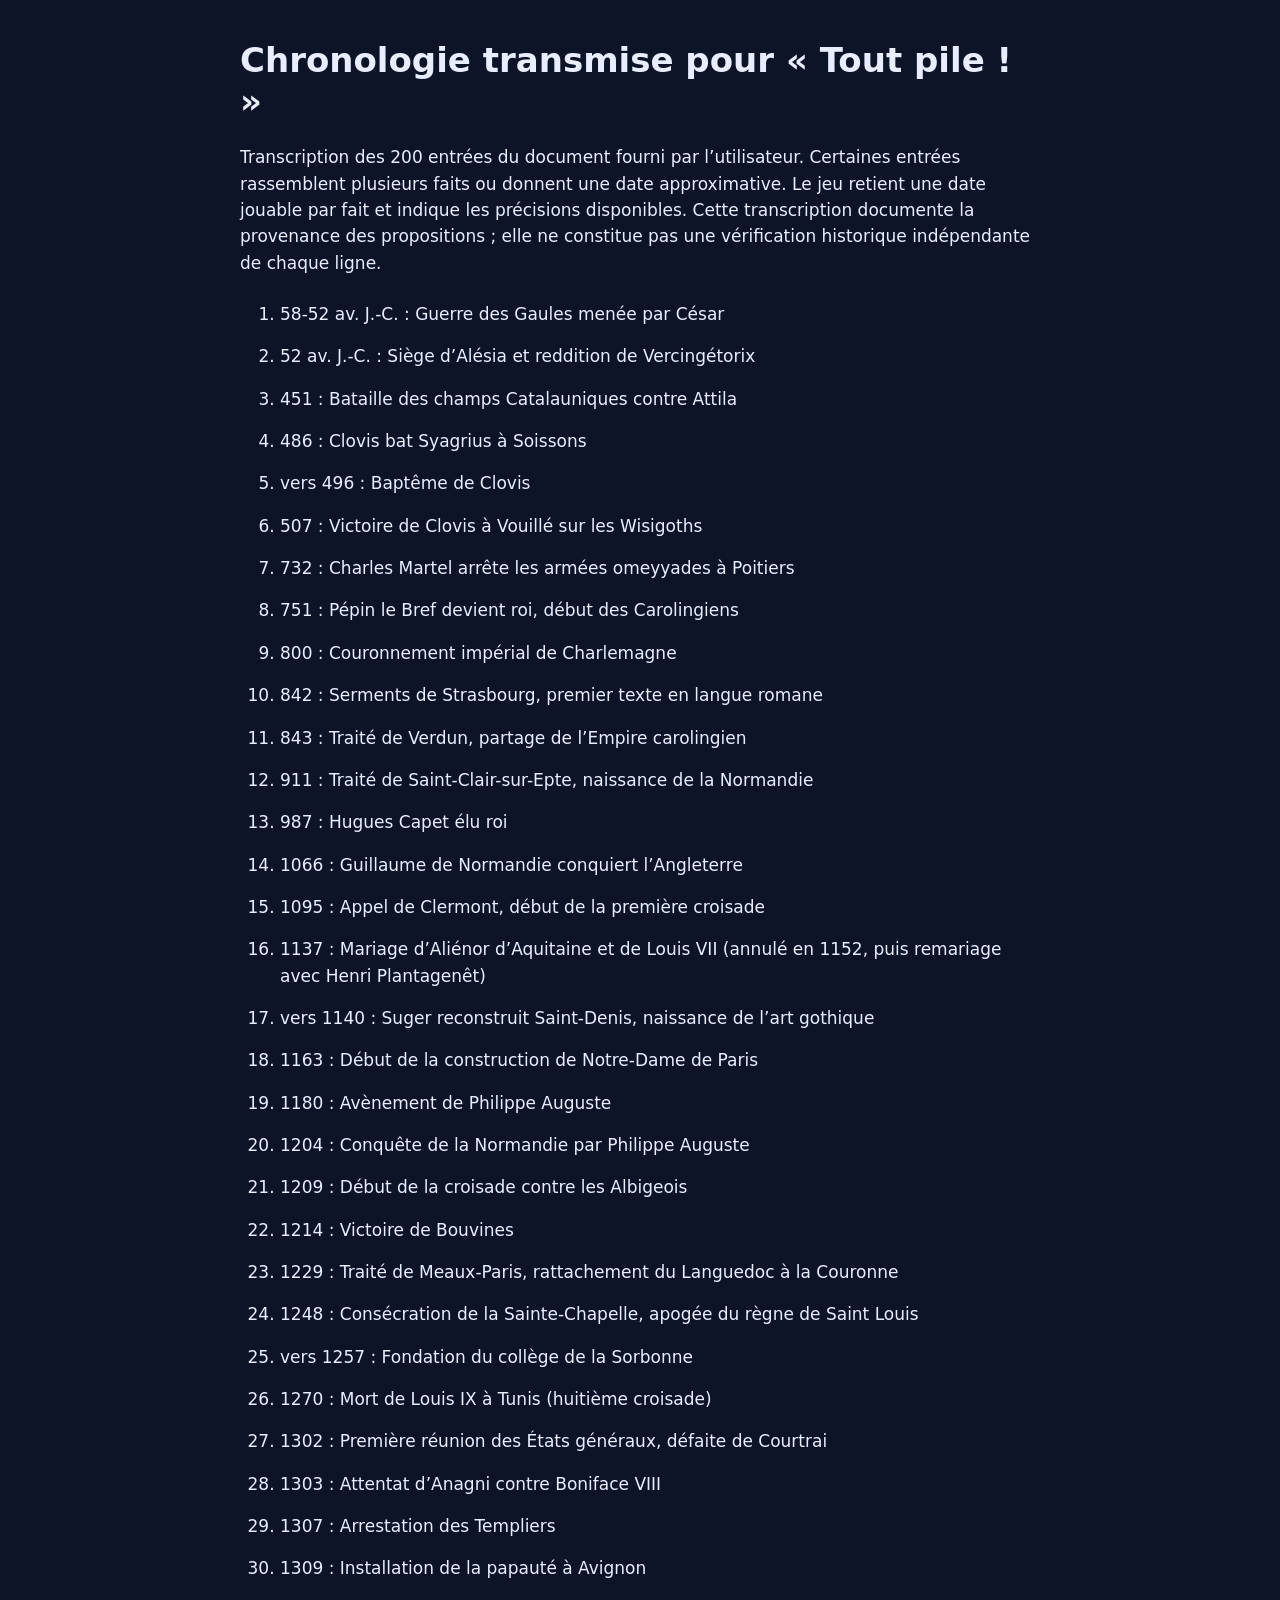
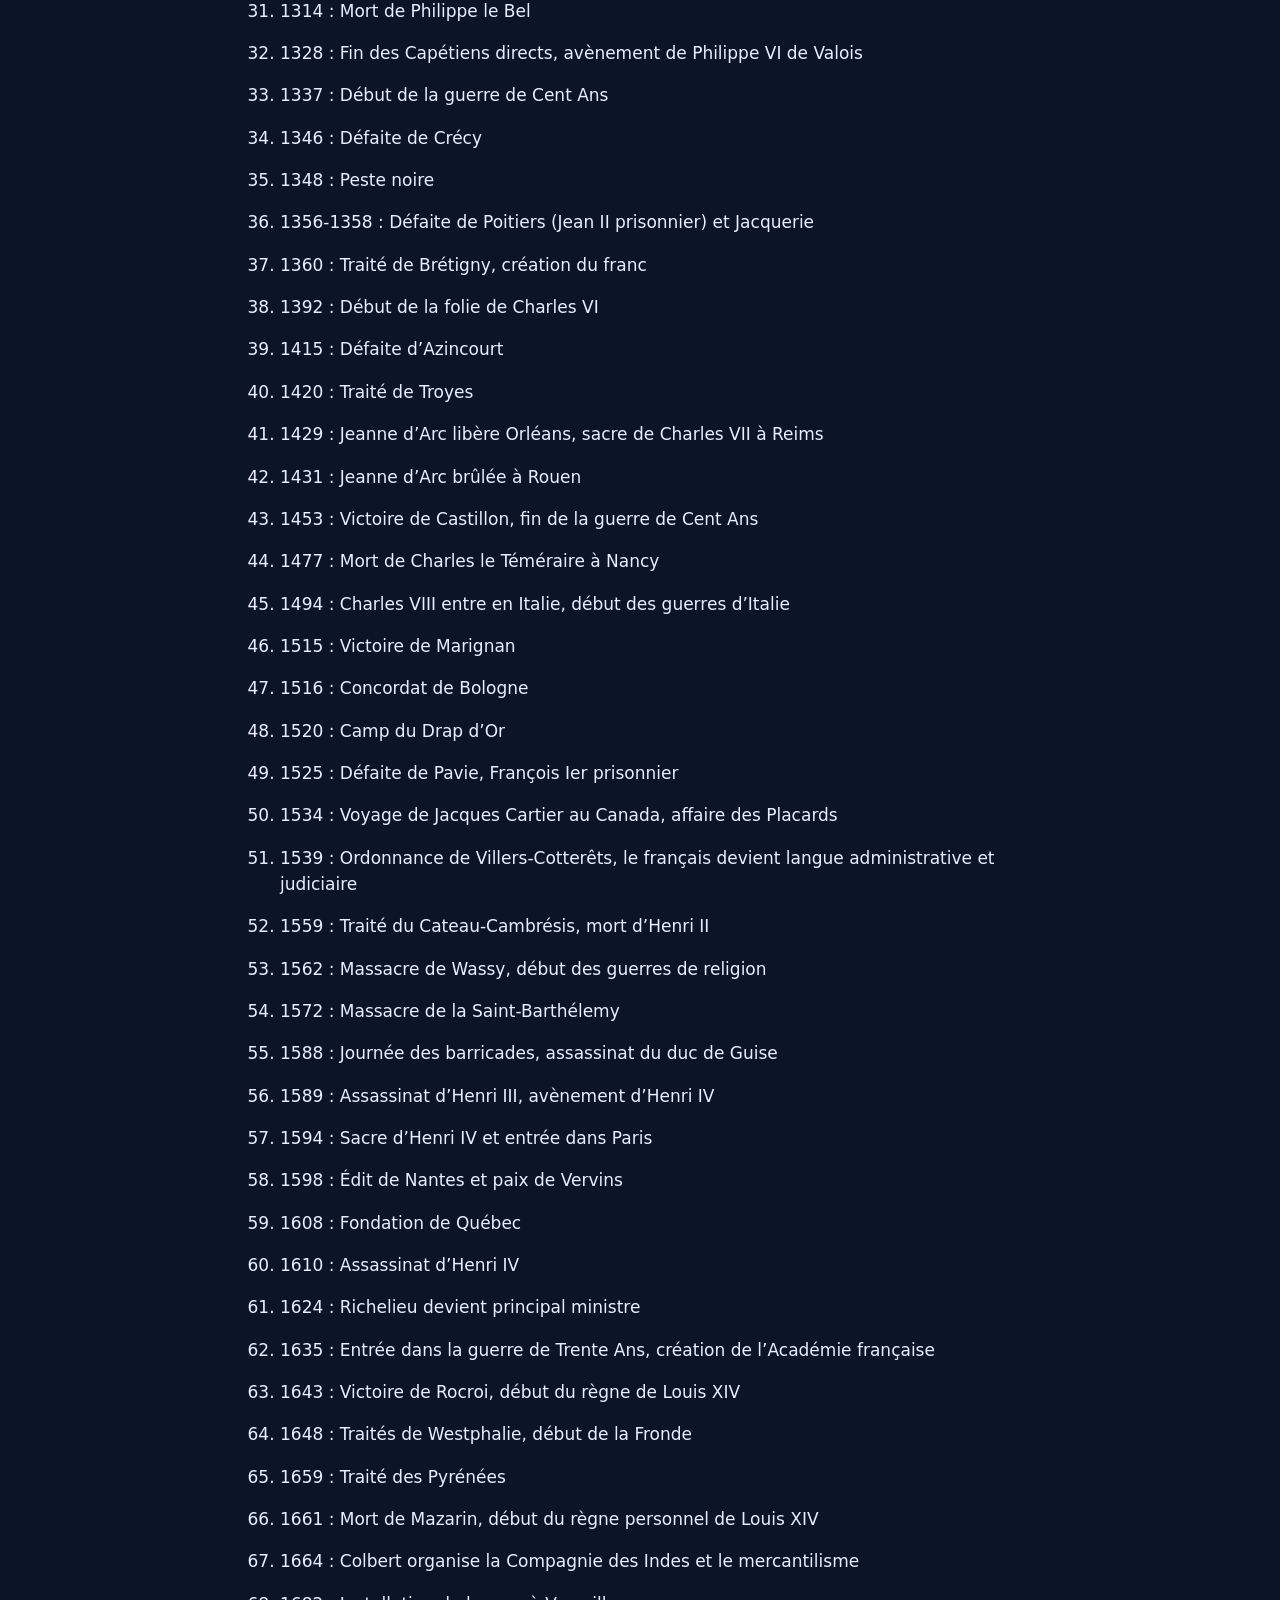
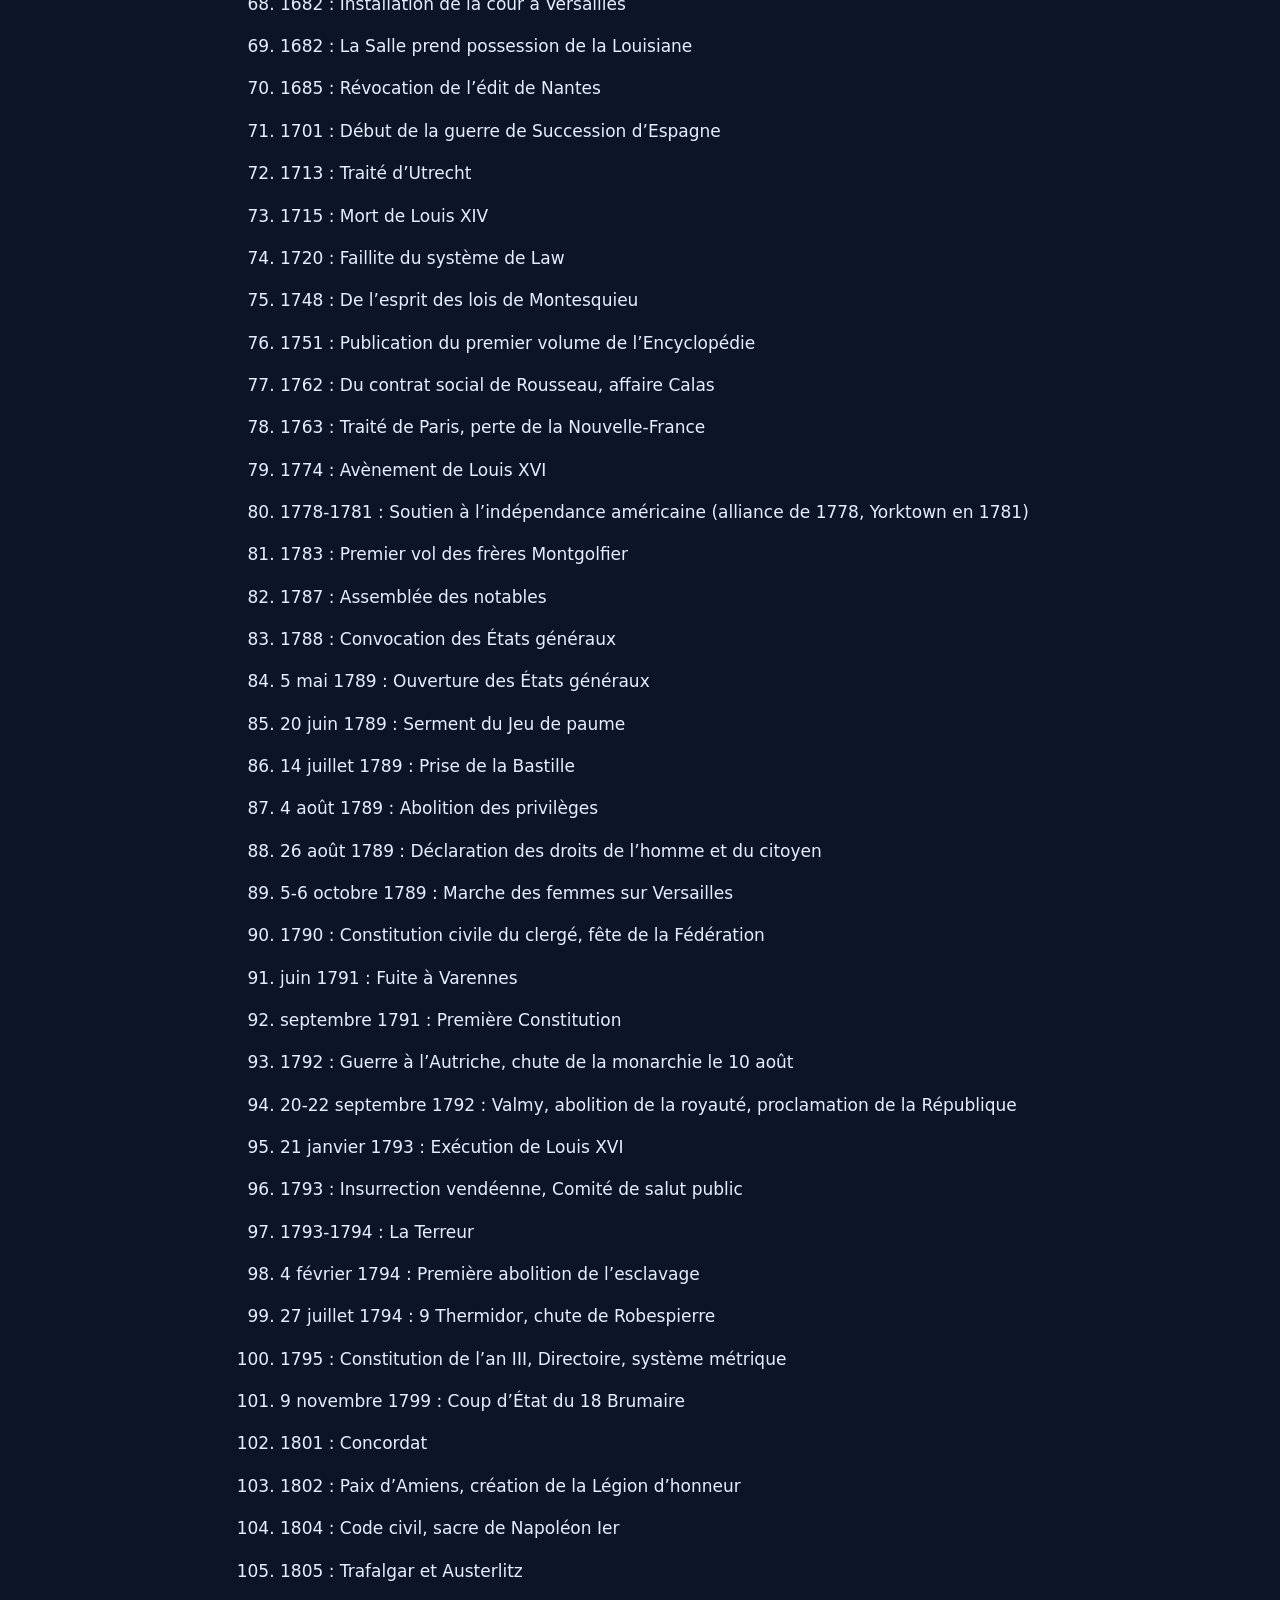
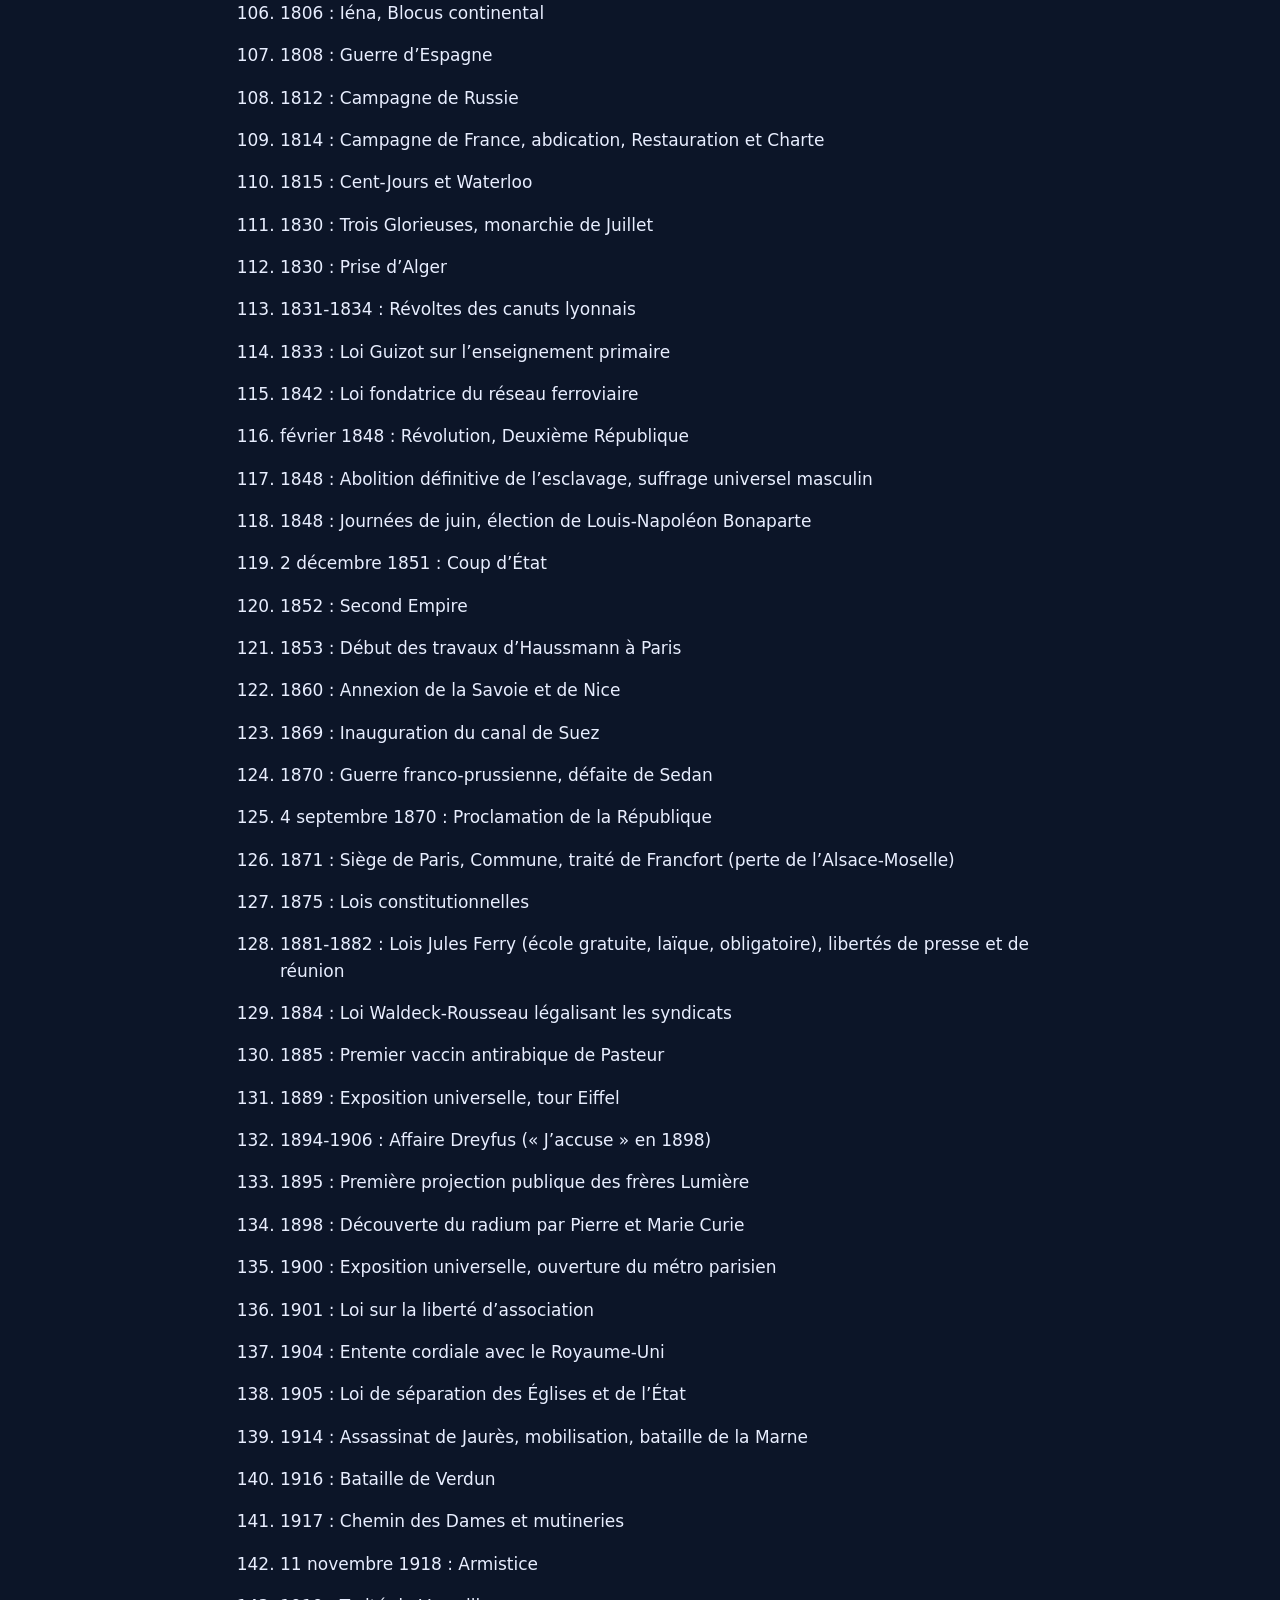
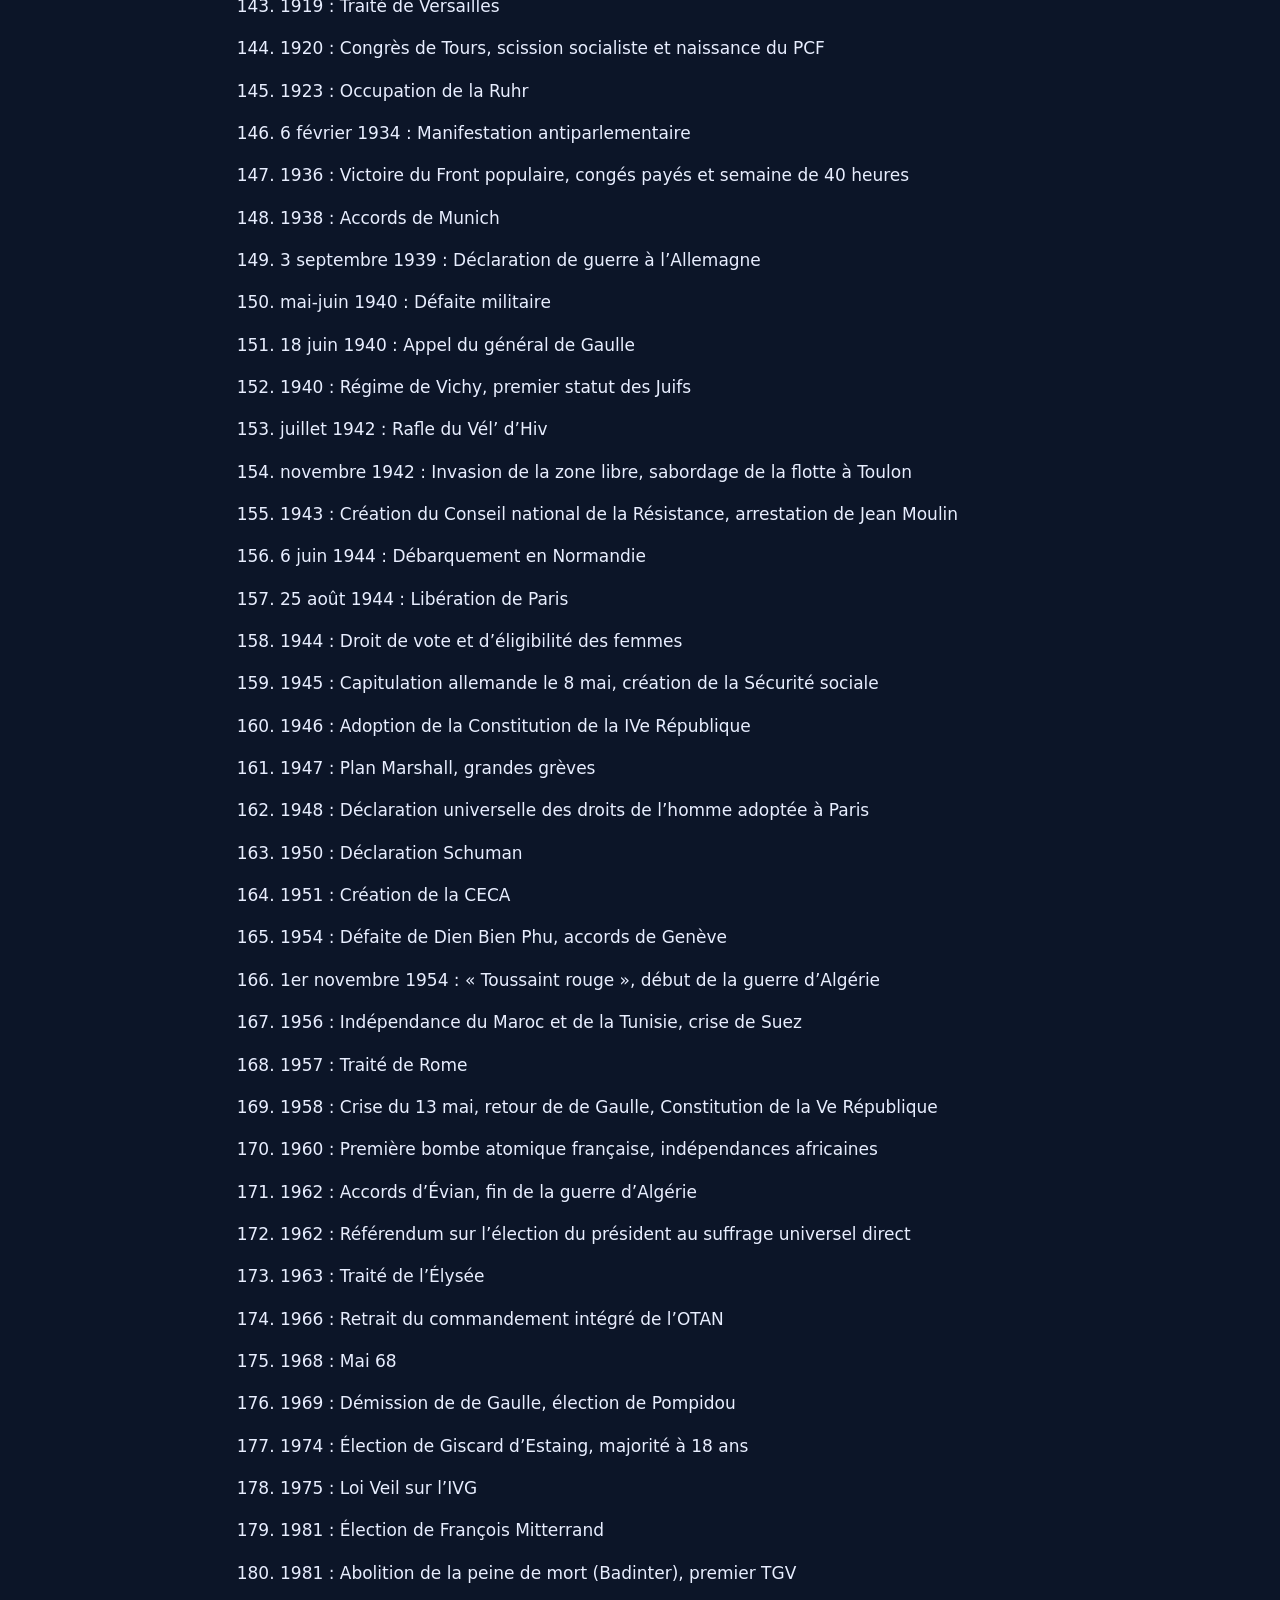
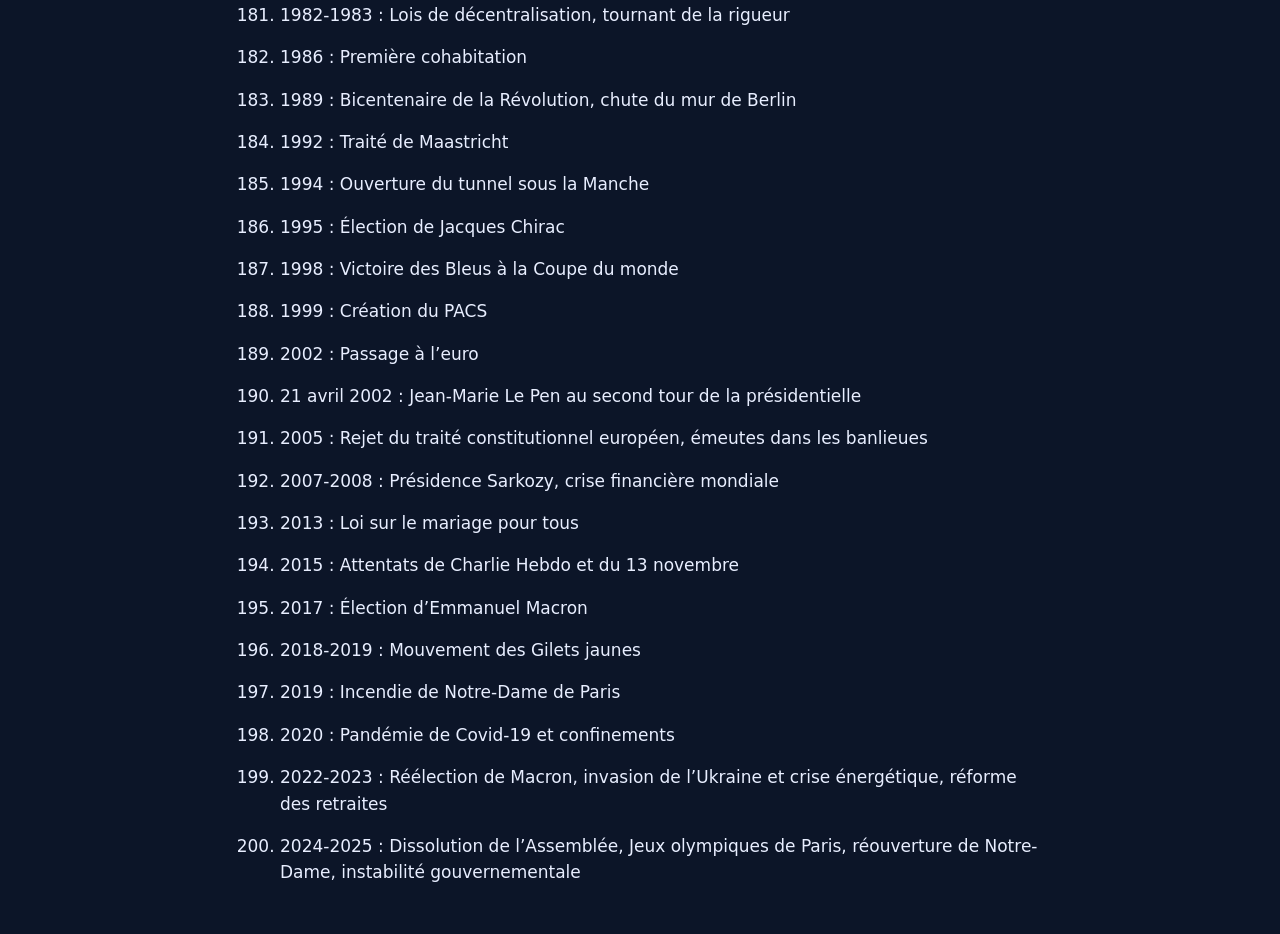
<file: sources.html>
<!doctype html><html lang="fr"><head><meta charset="utf-8"><meta name="viewport" content="width=device-width,initial-scale=1"><title>Chronologie fournie — Tout pile !</title><style>body{font:17px/1.55 system-ui,sans-serif;max-width:800px;margin:40px auto;padding:0 18px;background:#0c1528;color:#e8eeff}a{color:#aabfff}li{padding:8px 0}li:target{background:#273c74;border-radius:6px}h1{line-height:1.2}</style></head><body><h1>Chronologie transmise pour « Tout pile ! »</h1><p>Transcription des 200 entrées du document fourni par l’utilisateur. Certaines entrées rassemblent plusieurs faits ou donnent une date approximative. Le jeu retient une date jouable par fait et indique les précisions disponibles. Cette transcription documente la provenance des propositions ; elle ne constitue pas une vérification historique indépendante de chaque ligne.</p><ol><li id="ev-1">58-52 av. J.-C. : Guerre des Gaules menée par César</li><li id="ev-2">52 av. J.-C. : Siège d’Alésia et reddition de Vercingétorix</li><li id="ev-3">451 : Bataille des champs Catalauniques contre Attila</li><li id="ev-4">486 : Clovis bat Syagrius à Soissons</li><li id="ev-5">vers 496 : Baptême de Clovis</li><li id="ev-6">507 : Victoire de Clovis à Vouillé sur les Wisigoths</li><li id="ev-7">732 : Charles Martel arrête les armées omeyyades à Poitiers</li><li id="ev-8">751 : Pépin le Bref devient roi, début des Carolingiens</li><li id="ev-9">800 : Couronnement impérial de Charlemagne</li><li id="ev-10">842 : Serments de Strasbourg, premier texte en langue romane</li><li id="ev-11">843 : Traité de Verdun, partage de l’Empire carolingien</li><li id="ev-12">911 : Traité de Saint-Clair-sur-Epte, naissance de la Normandie</li><li id="ev-13">987 : Hugues Capet élu roi</li><li id="ev-14">1066 : Guillaume de Normandie conquiert l’Angleterre</li><li id="ev-15">1095 : Appel de Clermont, début de la première croisade</li><li id="ev-16">1137 : Mariage d’Aliénor d’Aquitaine et de Louis VII (annulé en 1152, puis remariage avec Henri Plantagenêt)</li><li id="ev-17">vers 1140 : Suger reconstruit Saint-Denis, naissance de l’art gothique</li><li id="ev-18">1163 : Début de la construction de Notre-Dame de Paris</li><li id="ev-19">1180 : Avènement de Philippe Auguste</li><li id="ev-20">1204 : Conquête de la Normandie par Philippe Auguste</li><li id="ev-21">1209 : Début de la croisade contre les Albigeois</li><li id="ev-22">1214 : Victoire de Bouvines</li><li id="ev-23">1229 : Traité de Meaux-Paris, rattachement du Languedoc à la Couronne</li><li id="ev-24">1248 : Consécration de la Sainte-Chapelle, apogée du règne de Saint Louis</li><li id="ev-25">vers 1257 : Fondation du collège de la Sorbonne</li><li id="ev-26">1270 : Mort de Louis IX à Tunis (huitième croisade)</li><li id="ev-27">1302 : Première réunion des États généraux, défaite de Courtrai</li><li id="ev-28">1303 : Attentat d’Anagni contre Boniface VIII</li><li id="ev-29">1307 : Arrestation des Templiers</li><li id="ev-30">1309 : Installation de la papauté à Avignon</li><li id="ev-31">1314 : Mort de Philippe le Bel</li><li id="ev-32">1328 : Fin des Capétiens directs, avènement de Philippe VI de Valois</li><li id="ev-33">1337 : Début de la guerre de Cent Ans</li><li id="ev-34">1346 : Défaite de Crécy</li><li id="ev-35">1348 : Peste noire</li><li id="ev-36">1356-1358 : Défaite de Poitiers (Jean II prisonnier) et Jacquerie</li><li id="ev-37">1360 : Traité de Brétigny, création du franc</li><li id="ev-38">1392 : Début de la folie de Charles VI</li><li id="ev-39">1415 : Défaite d’Azincourt</li><li id="ev-40">1420 : Traité de Troyes</li><li id="ev-41">1429 : Jeanne d’Arc libère Orléans, sacre de Charles VII à Reims</li><li id="ev-42">1431 : Jeanne d’Arc brûlée à Rouen</li><li id="ev-43">1453 : Victoire de Castillon, fin de la guerre de Cent Ans</li><li id="ev-44">1477 : Mort de Charles le Téméraire à Nancy</li><li id="ev-45">1494 : Charles VIII entre en Italie, début des guerres d’Italie</li><li id="ev-46">1515 : Victoire de Marignan</li><li id="ev-47">1516 : Concordat de Bologne</li><li id="ev-48">1520 : Camp du Drap d’Or</li><li id="ev-49">1525 : Défaite de Pavie, François Ier prisonnier</li><li id="ev-50">1534 : Voyage de Jacques Cartier au Canada, affaire des Placards</li><li id="ev-51">1539 : Ordonnance de Villers-Cotterêts, le français devient langue administrative et judiciaire</li><li id="ev-52">1559 : Traité du Cateau-Cambrésis, mort d’Henri II</li><li id="ev-53">1562 : Massacre de Wassy, début des guerres de religion</li><li id="ev-54">1572 : Massacre de la Saint-Barthélemy</li><li id="ev-55">1588 : Journée des barricades, assassinat du duc de Guise</li><li id="ev-56">1589 : Assassinat d’Henri III, avènement d’Henri IV</li><li id="ev-57">1594 : Sacre d’Henri IV et entrée dans Paris</li><li id="ev-58">1598 : Édit de Nantes et paix de Vervins</li><li id="ev-59">1608 : Fondation de Québec</li><li id="ev-60">1610 : Assassinat d’Henri IV</li><li id="ev-61">1624 : Richelieu devient principal ministre</li><li id="ev-62">1635 : Entrée dans la guerre de Trente Ans, création de l’Académie française</li><li id="ev-63">1643 : Victoire de Rocroi, début du règne de Louis XIV</li><li id="ev-64">1648 : Traités de Westphalie, début de la Fronde</li><li id="ev-65">1659 : Traité des Pyrénées</li><li id="ev-66">1661 : Mort de Mazarin, début du règne personnel de Louis XIV</li><li id="ev-67">1664 : Colbert organise la Compagnie des Indes et le mercantilisme</li><li id="ev-68">1682 : Installation de la cour à Versailles</li><li id="ev-69">1682 : La Salle prend possession de la Louisiane</li><li id="ev-70">1685 : Révocation de l’édit de Nantes</li><li id="ev-71">1701 : Début de la guerre de Succession d’Espagne</li><li id="ev-72">1713 : Traité d’Utrecht</li><li id="ev-73">1715 : Mort de Louis XIV</li><li id="ev-74">1720 : Faillite du système de Law</li><li id="ev-75">1748 : De l’esprit des lois de Montesquieu</li><li id="ev-76">1751 : Publication du premier volume de l’Encyclopédie</li><li id="ev-77">1762 : Du contrat social de Rousseau, affaire Calas</li><li id="ev-78">1763 : Traité de Paris, perte de la Nouvelle-France</li><li id="ev-79">1774 : Avènement de Louis XVI</li><li id="ev-80">1778-1781 : Soutien à l’indépendance américaine (alliance de 1778, Yorktown en 1781)</li><li id="ev-81">1783 : Premier vol des frères Montgolfier</li><li id="ev-82">1787 : Assemblée des notables</li><li id="ev-83">1788 : Convocation des États généraux</li><li id="ev-84">5 mai 1789 : Ouverture des États généraux</li><li id="ev-85">20 juin 1789 : Serment du Jeu de paume</li><li id="ev-86">14 juillet 1789 : Prise de la Bastille</li><li id="ev-87">4 août 1789 : Abolition des privilèges</li><li id="ev-88">26 août 1789 : Déclaration des droits de l’homme et du citoyen</li><li id="ev-89">5-6 octobre 1789 : Marche des femmes sur Versailles</li><li id="ev-90">1790 : Constitution civile du clergé, fête de la Fédération</li><li id="ev-91">juin 1791 : Fuite à Varennes</li><li id="ev-92">septembre 1791 : Première Constitution</li><li id="ev-93">1792 : Guerre à l’Autriche, chute de la monarchie le 10 août</li><li id="ev-94">20-22 septembre 1792 : Valmy, abolition de la royauté, proclamation de la République</li><li id="ev-95">21 janvier 1793 : Exécution de Louis XVI</li><li id="ev-96">1793 : Insurrection vendéenne, Comité de salut public</li><li id="ev-97">1793-1794 : La Terreur</li><li id="ev-98">4 février 1794 : Première abolition de l’esclavage</li><li id="ev-99">27 juillet 1794 : 9 Thermidor, chute de Robespierre</li><li id="ev-100">1795 : Constitution de l’an III, Directoire, système métrique</li><li id="ev-101">9 novembre 1799 : Coup d’État du 18 Brumaire</li><li id="ev-102">1801 : Concordat</li><li id="ev-103">1802 : Paix d’Amiens, création de la Légion d’honneur</li><li id="ev-104">1804 : Code civil, sacre de Napoléon Ier</li><li id="ev-105">1805 : Trafalgar et Austerlitz</li><li id="ev-106">1806 : Iéna, Blocus continental</li><li id="ev-107">1808 : Guerre d’Espagne</li><li id="ev-108">1812 : Campagne de Russie</li><li id="ev-109">1814 : Campagne de France, abdication, Restauration et Charte</li><li id="ev-110">1815 : Cent-Jours et Waterloo</li><li id="ev-111">1830 : Trois Glorieuses, monarchie de Juillet</li><li id="ev-112">1830 : Prise d’Alger</li><li id="ev-113">1831-1834 : Révoltes des canuts lyonnais</li><li id="ev-114">1833 : Loi Guizot sur l’enseignement primaire</li><li id="ev-115">1842 : Loi fondatrice du réseau ferroviaire</li><li id="ev-116">février 1848 : Révolution, Deuxième République</li><li id="ev-117">1848 : Abolition définitive de l’esclavage, suffrage universel masculin</li><li id="ev-118">1848 : Journées de juin, élection de Louis-Napoléon Bonaparte</li><li id="ev-119">2 décembre 1851 : Coup d’État</li><li id="ev-120">1852 : Second Empire</li><li id="ev-121">1853 : Début des travaux d’Haussmann à Paris</li><li id="ev-122">1860 : Annexion de la Savoie et de Nice</li><li id="ev-123">1869 : Inauguration du canal de Suez</li><li id="ev-124">1870 : Guerre franco-prussienne, défaite de Sedan</li><li id="ev-125">4 septembre 1870 : Proclamation de la République</li><li id="ev-126">1871 : Siège de Paris, Commune, traité de Francfort (perte de l’Alsace-Moselle)</li><li id="ev-127">1875 : Lois constitutionnelles</li><li id="ev-128">1881-1882 : Lois Jules Ferry (école gratuite, laïque, obligatoire), libertés de presse et de réunion</li><li id="ev-129">1884 : Loi Waldeck-Rousseau légalisant les syndicats</li><li id="ev-130">1885 : Premier vaccin antirabique de Pasteur</li><li id="ev-131">1889 : Exposition universelle, tour Eiffel</li><li id="ev-132">1894-1906 : Affaire Dreyfus (« J’accuse » en 1898)</li><li id="ev-133">1895 : Première projection publique des frères Lumière</li><li id="ev-134">1898 : Découverte du radium par Pierre et Marie Curie</li><li id="ev-135">1900 : Exposition universelle, ouverture du métro parisien</li><li id="ev-136">1901 : Loi sur la liberté d’association</li><li id="ev-137">1904 : Entente cordiale avec le Royaume-Uni</li><li id="ev-138">1905 : Loi de séparation des Églises et de l’État</li><li id="ev-139">1914 : Assassinat de Jaurès, mobilisation, bataille de la Marne</li><li id="ev-140">1916 : Bataille de Verdun</li><li id="ev-141">1917 : Chemin des Dames et mutineries</li><li id="ev-142">11 novembre 1918 : Armistice</li><li id="ev-143">1919 : Traité de Versailles</li><li id="ev-144">1920 : Congrès de Tours, scission socialiste et naissance du PCF</li><li id="ev-145">1923 : Occupation de la Ruhr</li><li id="ev-146">6 février 1934 : Manifestation antiparlementaire</li><li id="ev-147">1936 : Victoire du Front populaire, congés payés et semaine de 40 heures</li><li id="ev-148">1938 : Accords de Munich</li><li id="ev-149">3 septembre 1939 : Déclaration de guerre à l’Allemagne</li><li id="ev-150">mai-juin 1940 : Défaite militaire</li><li id="ev-151">18 juin 1940 : Appel du général de Gaulle</li><li id="ev-152">1940 : Régime de Vichy, premier statut des Juifs</li><li id="ev-153">juillet 1942 : Rafle du Vél’ d’Hiv</li><li id="ev-154">novembre 1942 : Invasion de la zone libre, sabordage de la flotte à Toulon</li><li id="ev-155">1943 : Création du Conseil national de la Résistance, arrestation de Jean Moulin</li><li id="ev-156">6 juin 1944 : Débarquement en Normandie</li><li id="ev-157">25 août 1944 : Libération de Paris</li><li id="ev-158">1944 : Droit de vote et d’éligibilité des femmes</li><li id="ev-159">1945 : Capitulation allemande le 8 mai, création de la Sécurité sociale</li><li id="ev-160">1946 : Adoption de la Constitution de la IVe République</li><li id="ev-161">1947 : Plan Marshall, grandes grèves</li><li id="ev-162">1948 : Déclaration universelle des droits de l’homme adoptée à Paris</li><li id="ev-163">1950 : Déclaration Schuman</li><li id="ev-164">1951 : Création de la CECA</li><li id="ev-165">1954 : Défaite de Dien Bien Phu, accords de Genève</li><li id="ev-166">1er novembre 1954 : « Toussaint rouge », début de la guerre d’Algérie</li><li id="ev-167">1956 : Indépendance du Maroc et de la Tunisie, crise de Suez</li><li id="ev-168">1957 : Traité de Rome</li><li id="ev-169">1958 : Crise du 13 mai, retour de de Gaulle, Constitution de la Ve République</li><li id="ev-170">1960 : Première bombe atomique française, indépendances africaines</li><li id="ev-171">1962 : Accords d’Évian, fin de la guerre d’Algérie</li><li id="ev-172">1962 : Référendum sur l’élection du président au suffrage universel direct</li><li id="ev-173">1963 : Traité de l’Élysée</li><li id="ev-174">1966 : Retrait du commandement intégré de l’OTAN</li><li id="ev-175">1968 : Mai 68</li><li id="ev-176">1969 : Démission de de Gaulle, élection de Pompidou</li><li id="ev-177">1974 : Élection de Giscard d’Estaing, majorité à 18 ans</li><li id="ev-178">1975 : Loi Veil sur l’IVG</li><li id="ev-179">1981 : Élection de François Mitterrand</li><li id="ev-180">1981 : Abolition de la peine de mort (Badinter), premier TGV</li><li id="ev-181">1982-1983 : Lois de décentralisation, tournant de la rigueur</li><li id="ev-182">1986 : Première cohabitation</li><li id="ev-183">1989 : Bicentenaire de la Révolution, chute du mur de Berlin</li><li id="ev-184">1992 : Traité de Maastricht</li><li id="ev-185">1994 : Ouverture du tunnel sous la Manche</li><li id="ev-186">1995 : Élection de Jacques Chirac</li><li id="ev-187">1998 : Victoire des Bleus à la Coupe du monde</li><li id="ev-188">1999 : Création du PACS</li><li id="ev-189">2002 : Passage à l’euro</li><li id="ev-190">21 avril 2002 : Jean-Marie Le Pen au second tour de la présidentielle</li><li id="ev-191">2005 : Rejet du traité constitutionnel européen, émeutes dans les banlieues</li><li id="ev-192">2007-2008 : Présidence Sarkozy, crise financière mondiale</li><li id="ev-193">2013 : Loi sur le mariage pour tous</li><li id="ev-194">2015 : Attentats de Charlie Hebdo et du 13 novembre</li><li id="ev-195">2017 : Élection d’Emmanuel Macron</li><li id="ev-196">2018-2019 : Mouvement des Gilets jaunes</li><li id="ev-197">2019 : Incendie de Notre-Dame de Paris</li><li id="ev-198">2020 : Pandémie de Covid-19 et confinements</li><li id="ev-199">2022-2023 : Réélection de Macron, invasion de l’Ukraine et crise énergétique, réforme des retraites</li><li id="ev-200">2024-2025 : Dissolution de l’Assemblée, Jeux olympiques de Paris, réouverture de Notre-Dame, instabilité gouvernementale</li></ol></body></html>
</file>
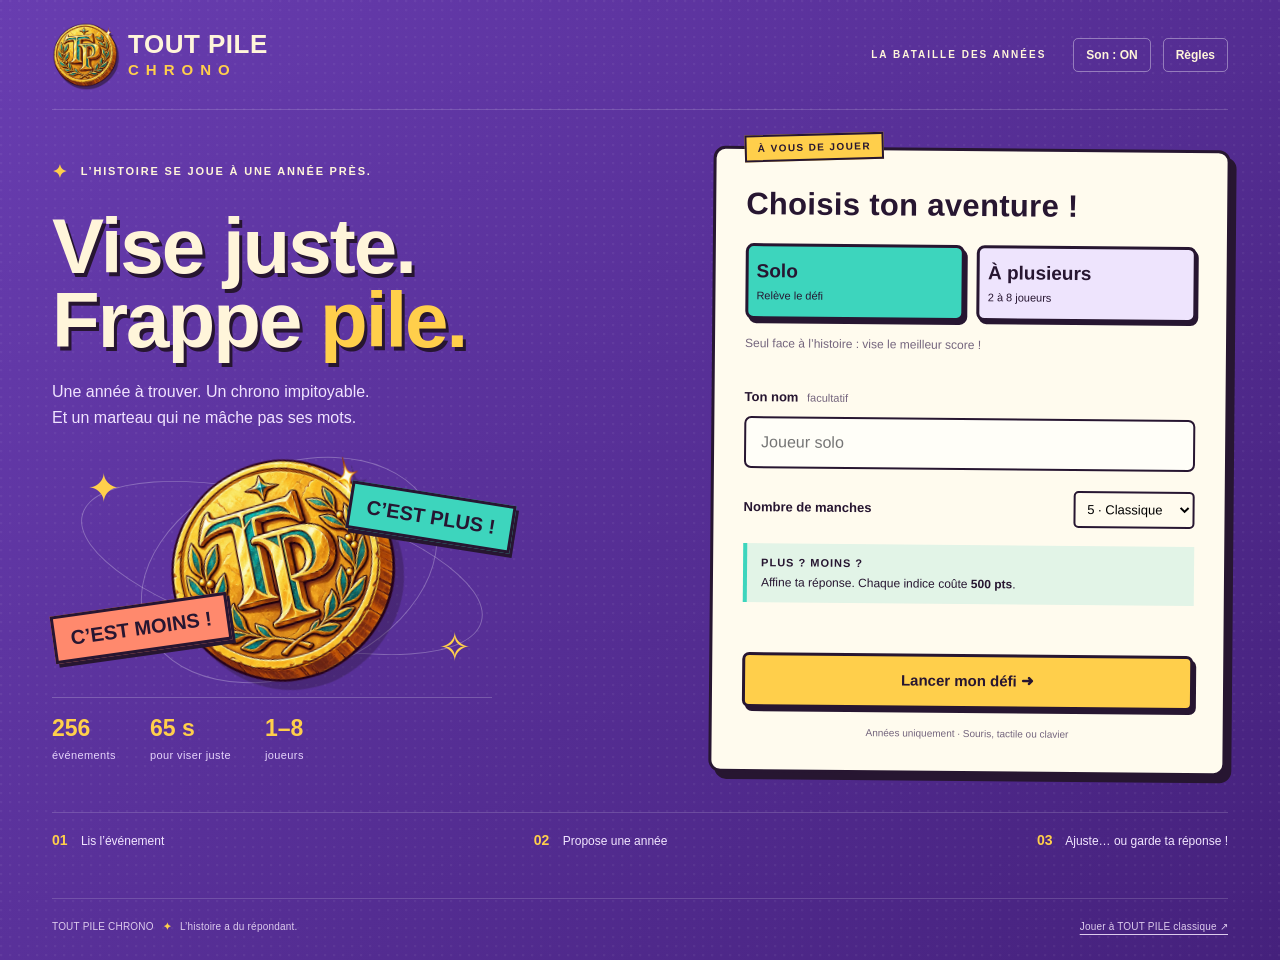
<file: tout-pile-master.html>
<!doctype html>
<html lang="fr">
<head>
  <meta charset="utf-8">
  <meta name="viewport" content="width=device-width,initial-scale=1">
  <meta name="theme-color" content="#542b9c">
  <meta name="description" content="TOUT PILE CHRONO : 256 événements, 65 secondes et un marteau pour retrouver la bonne année. Un jeu d’histoire à partager en famille.">
  <title>TOUT PILE CHRONO — La bataille des années</title>
  <link rel="icon" href="master-assets/coin.webp" type="image/webp">
  <link rel="stylesheet" href="master-assets/master.css?v=4">
  <script src="master-assets/events.js" defer></script>
  <script src="master-assets/rules.js?v=4" defer></script>
  <script src="master-assets/game.js?v=4" defer></script>
</head>
<body>
<div class="page-shell">
  <header class="masthead">
    <a class="brand" href="tout-pile-master.html" aria-label="TOUT PILE CHRONO, accueil"><img src="master-assets/coin.webp" width="66" height="66" alt=""><span>TOUT PILE<small>CHRONO</small></span></a>
    <div class="header-actions"><span class="edition">LA BATAILLE DES ANNÉES</span><button id="sound" class="small-button" aria-pressed="true" title="Désactiver les effets sonores">Son : ON</button><button id="help" class="small-button">Règles</button></div>
  </header>

  <main>
  <section id="setup" class="screen">
    <div class="setup-grid">
      <div class="intro">
        <div class="eyebrow"><span class="tiny-star">✦</span> L’HISTOIRE SE JOUE À UNE ANNÉE PRÈS.</div>
        <h1>Vise juste.<br>Frappe <em>pile.</em></h1>
        <p class="lead">Une année à trouver. Un chrono impitoyable.<br>Et un marteau qui ne mâche pas ses mots.</p>
        <div class="hero-art" aria-hidden="true"><span class="orbit orbit-one"></span><span class="orbit orbit-two"></span><img src="master-assets/coin.webp" alt="" width="260" height="260"><span class="comic-tag plus-tag">C’EST PLUS !</span><span class="comic-tag minus-tag">C’EST MOINS !</span><span class="spark spark-one">✦</span><span class="spark spark-two">✧</span></div>
        <div class="facts"><div><strong>256</strong><span>événements</span></div><div><strong>65 s</strong><span>pour viser juste</span></div><div><strong>1–8</strong><span>joueurs</span></div></div>
      </div>
      <div class="setup-card panel">
        <span class="panel-tab">À VOUS DE JOUER</span>
        <h2>Choisis ton aventure !</h2>
        <div class="play-mode-picker" role="group" aria-label="Mode de jeu">
          <button id="mode-solo" type="button" aria-pressed="true"><strong>Solo</strong><span>Relève le défi</span></button>
          <button id="mode-multi" type="button" aria-pressed="false"><strong>À plusieurs</strong><span>2 à 8 joueurs</span></button>
        </div>
        <p id="mode-description" class="mode-description">Seul face à l’histoire : vise le meilleur score !</p>
        <div id="solo-fields"><label for="solo-name">Ton nom <span>facultatif</span></label><input id="solo-name" type="text" maxlength="40" placeholder="Joueur solo" autocomplete="nickname"></div>
        <div id="multi-fields" hidden><label for="players">Les joueurs <span>un nom par ligne</span></label>
        <textarea id="players" rows="4" maxlength="180" spellcheck="false">Joueur 1
Joueur 2</textarea></div>
        <div class="setup-row"><label for="round-count">Nombre de manches</label><select id="round-count"><option value="3">3 · Express</option><option value="5" selected>5 · Classique</option><option value="8">8 · Épique</option><option value="12">12 · Marathon</option></select></div>
        <div class="rule-strip"><b>PLUS ? MOINS ?</b><span>Affine ta réponse. Chaque indice coûte <strong>500 pts</strong>.</span></div>
        <p id="setup-error" class="error" role="alert"></p>
        <button id="begin" class="primary big">Que la partie commence <span>➜</span></button>
        <p class="quiet setup-note">Années uniquement · Souris, tactile ou clavier</p>
      </div>
    </div>
    <div class="how-strip"><span><b>01</b> Lis l’événement</span><span><b>02</b> Propose une année</span><span><b>03</b> Ajuste… ou garde ta réponse !</span></div>
  </section>

  <section id="ready" class="screen centered" hidden>
    <div class="panel ready-card"><span id="ready-progress" class="eyebrow"></span><img class="ready-coin" src="master-assets/coin.webp" alt="" width="130" height="130"><h1 id="ready-name" class="medium-title" tabindex="-1"></h1><p id="ready-instructions"></p><div class="ready-rule"><strong>65 secondes + bonus</strong><span>Le chrono démarre après l’arrivée de la question.</span></div><button id="launch" class="primary big">Je suis prêt·e ! <span>➜</span></button></div>
  </section>

  <section id="game" class="screen" hidden>
    <div class="game-topline"><div><span id="game-progress" class="eyebrow"></span><h2 id="game-player"></h2></div><div class="live-caption"><span class="live-dot"></span> À L’ANNÉE PRÈS</div></div>
    <div class="arena">
      <div class="story-panel panel">
        <div class="instruments">
          <div class="score-meter"><span>POINTS DU CHRONO</span><strong id="live-points" class="digital">20 000</strong><small>20 000 → 2 000</small></div>
          <div class="stopwatch" id="watch"><img src="master-assets/stopwatch.webp" alt="" width="180" height="180"><div class="watch-face"><strong id="time" role="timer" aria-label="Temps restant">65.0</strong><span>SECONDES</span></div></div>
        </div>
        <div class="time-track" role="progressbar" id="time-progress" aria-label="Temps écoulé" aria-valuemin="0" aria-valuemax="65" aria-valuenow="0"><div id="time-fill"></div></div>
        <div id="event-card" class="event-card"><span class="event-label">EN QUELLE ANNÉE…</span><h2 id="event-title"></h2><small id="approx-note" hidden>Événement daté approximativement : vise l’année de référence.</small></div>
        <div class="guess-arena" id="guess-arena">
          <div class="brick-tower minus-tower"><span>− MOINS</span><strong id="minus-count" class="side-count">− : 0</strong><div id="minus-bricks" class="bricks"></div></div>
          <div class="guess-center"><span id="guess-label" class="eyebrow">À TOI DE VISER</span><div id="submitted-year">?</div><div id="feedback" role="status" aria-live="polite">L’histoire attend ta réponse.</div><div class="hammer" id="hammer" aria-hidden="true"><svg viewBox="0 0 180 200"><path d="M88 62L113 73 65 191Q57 202 44 193L38 184Z" fill="#be7942" stroke="#241531" stroke-width="7"/><path d="M67 115L86 124M57 141L76 150M47 168L65 177" stroke="#713b2c" stroke-width="6"/><path d="M31 18Q30 9 43 11L155 47 141 99 23 61Z" fill="#ffcf4b" stroke="#241531" stroke-width="7"/><path d="M31 18L23 61 47 70 59 25Z" fill="#f97b59" stroke="#241531" stroke-width="6"/><path d="M133 41L120 92 141 99 155 47Z" fill="#29c7b5" stroke="#241531" stroke-width="6"/><path d="M65 28L124 47" stroke="#fff5c5" stroke-width="7" stroke-linecap="round"/></svg></div><div id="impact" class="impact" aria-hidden="true">PAF !</div></div>
          <div class="brick-tower plus-tower"><span>+ PLUS</span><strong id="plus-count" class="side-count">+ : 0</strong><div id="plus-bricks" class="bricks"></div></div>
        </div>
        <div id="pause-status" class="pause-status" role="status"></div><div id="bonus-status" class="bonus-status" role="status" aria-live="polite"></div><div class="story-bottom"><span id="brick-cost">0 brique · 0 pt</span><span id="saved-time">Aucune réponse enregistrée</span></div>
      </div>
      <div class="keypad-panel panel">
        <div class="keypad-heading"><span class="panel-tab">TON ANNÉE</span><span class="keyboard-icon" aria-hidden="true">⌨</span></div>
        <div class="year-display"><span>PROCHAINE PROPOSITION</span><output id="entry" aria-live="polite" aria-label="Année saisie">— — — —</output><small id="entry-era">après J.-C.</small></div>
        <div class="era-picker" role="group" aria-label="Ère"><button id="ce" aria-pressed="true">Après J.-C.</button><button id="bce" aria-pressed="false">Avant J.-C.</button></div>
        <div id="keypad" class="keys" aria-label="Pavé numérique"><button data-key="1">1</button><button data-key="2">2</button><button data-key="3">3</button><button data-key="4">4</button><button data-key="5">5</button><button data-key="6">6</button><button data-key="7">7</button><button data-key="8">8</button><button data-key="9">9</button><button data-key="clear" class="utility" aria-label="Effacer toute la saisie">C</button><button data-key="0">0</button><button data-key="back" class="utility" aria-label="Effacer le dernier chiffre">⌫</button></div>
        <button id="submit" class="primary big">Valider l’année <span>↵</span></button>
        <button id="keep" class="keep-button" disabled>Garder ma réponse et terminer</button>
        <p id="input-status" class="input-status" role="status">Prépare-toi…</p>
        <p class="quiet keyboard-help">Chiffres + Entrée au clavier · Échap pour effacer</p>
      </div>
    </div>
  </section>

  <section id="tally" class="screen centered" hidden>
    <div class="panel tally-panel"><span id="tally-kicker" class="eyebrow"></span><h1 id="tally-title" class="medium-title" tabindex="-1"></h1><p id="tally-description"></p><div class="receipt"><div class="receipt-row"><span>Points du chrono <small id="elapsed-detail"></small></span><strong id="tally-time" class="digital">0</strong></div><div class="receipt-row"><span>Briques utilisées <small id="bricks-detail"></small></span><strong id="tally-bricks" class="digital negative">0</strong></div><div class="receipt-row"><span>Bonus de proximité <small id="gap-detail"></small></span><strong id="tally-gap" class="digital">0</strong></div><div class="receipt-row"><span>Bonus TOUT PILE !</span><strong id="tally-exact" class="digital">0</strong></div><div class="receipt-total"><span>SCORE DE LA MANCHE</span><strong id="tally-total" class="digital">0</strong><small>POINTS</small></div></div><button id="tally-next" class="primary big">Continuer <span>➜</span></button><p id="tally-privacy" class="quiet">Garde ce résultat pour toi jusqu’à la fin de la manche.</p></div>
  </section>

  <section id="round-result" class="screen" hidden>
    <div class="panel result-panel"><span id="reveal-progress" class="eyebrow"></span><h1 class="medium-title" tabindex="-1" id="reveal-heading">Le verdict de l’histoire.</h1><p id="reveal-event"></p><div id="reveal-year" class="reveal-year"></div><a id="event-source" target="_blank" rel="noopener noreferrer">Consulter la source ↗</a><div class="table-wrap"><table><thead><tr><th>Joueur</th><th>Dernière année</th><th>Écart</th><th>Manche</th><th>Total</th></tr></thead><tbody id="round-body"></tbody></table></div><button id="next-round" class="primary big">Manche suivante <span>➜</span></button></div>
  </section>

  <section id="final" class="screen centered" hidden>
    <div class="panel final-panel"><img src="master-assets/coin.webp" class="winner-coin" width="140" height="140" alt="Pièce d’or TOUT PILE"><span id="final-kicker" class="eyebrow">LA TROUPE A ÉCRIT L’HISTOIRE</span><h1 id="final-title" class="medium-title" tabindex="-1"></h1><div id="leaderboard" class="leaderboard"></div><button id="again" class="primary big">Une revanche ? <span>↻</span></button></div>
  </section>
  </main>
  <footer><span>TOUT PILE CHRONO <b>✦</b> L’histoire a du répondant.</span><a href="index.html">Jouer à TOUT PILE classique ↗</a></footer>
</div>
<div id="celebration" class="celebration" hidden aria-hidden="true"><div class="burst"></div><div class="celebration-text">TOUT<br><em>PILE !</em><small>+ 6 000 POINTS</small></div></div>
<dialog id="rules-dialog" aria-labelledby="rules-heading"><button id="close-rules" class="dialog-close" aria-label="Fermer les règles">×</button><span class="eyebrow">LE PETIT MANUEL DU CHRONO</span><h2 id="rules-heading">Une année. Plusieurs chances.</h2><p>Après l’arrivée de l’événement, tu as <b>65 secondes</b> pour saisir une année. Valide pour recevoir un indice : <b>PLUS</b> signifie plus tard dans l’histoire, <b>MOINS</b> signifie plus tôt.</p><p>Chaque mauvaise proposition crée une brique et coûte <b>500 points</b>. Ta <b>dernière proposition</b> remplace la précédente, même si elle est moins bonne. Tu peux cliquer sur « Garder ma réponse » pour terminer.</p><ul><li><b>Chrono :</b> 5 secondes de lecture sans perte, puis une baisse régulière de 300 points/s, de 20 000 à 2 000 points. La valeur retenue est celle de ta dernière validation.</li><li><b>Pauses bonus :</b> au premier essai à 100 ans ou moins : 3 s ; à 20 ans ou moins : 4 s ; à 5 ans ou moins : 5 s. Les pauses se cumulent, une seule fois par seuil et par tour. Le chrono et les points sont suspendus, tu peux continuer à jouer.</li><li><b>Briques :</b> −500 points par mauvaise proposition, y compris la première.</li><li><b>Proximité :</b> pour 1 à 10 ans d’écart, 5 000 − 500 × écart. Au-delà : 0.</li><li><b>Tout pile :</b> +6 000 points à la place du bonus de proximité ; la manche s’arrête immédiatement pour toi.</li></ul><p>Sans réponse, le score est nul. Le total ne descend pas sous zéro. Les années avant J.-C. sont négatives pour le calcul d’écart ; l’année zéro n’est pas proposée. Les dates approximatives visent une année de référence.</p><p>En solo, joue seul pour réaliser le meilleur score. À plusieurs (2 à 8), les joueurs répondent chacun leur tour sur le même appareil. Les autres détournent le regard ; les scores et la bonne réponse sont partagés en fin de manche.</p></dialog>
<noscript><p class="panel">Active JavaScript pour jouer à TOUT PILE CHRONO.</p></noscript>
</body>
</html>
</file>
<file: master-assets/master.css>
@charset "UTF-8";
:root{--ink:#271631;--purple:#6635b5;--purple-dark:#482184;--cream:#fff5da;--paper:#fffbee;--teal:#3dd5bd;--coral:#ff896d;--gold:#ffcf4b;--muted:#74657d;--line:3px solid var(--ink);--shadow:6px 7px 0 var(--ink)}
*{box-sizing:border-box}html{min-height:100%;background:var(--purple-dark)}body{margin:0;color:var(--ink);font-family:Trebuchet MS,Arial,sans-serif;background:radial-gradient(circle at 1px 1px,#ffffff0c 1.2px,transparent 1.7px) 0 0/9px 9px,linear-gradient(135deg,#683db0,#45217c);min-height:100vh;font-size:16px;line-height:1.5}button,textarea,select{font:inherit}button,a,select{-webkit-tap-highlight-color:transparent}button{cursor:pointer;color:var(--ink)}button:disabled{cursor:default;opacity:.48}button:not(:disabled):active{transform:translate(2px,3px);box-shadow:none}button,a,textarea,select{outline-offset:5px}button:focus-visible,a:focus-visible,textarea:focus-visible,select:focus-visible{outline:3px solid #ee8d2d}button{touch-action:manipulation}a{color:inherit;text-underline-offset:4px}p{margin:0 0 1.1rem}h1,h2,h3{line-height:1.1;margin:0 0 1rem}h1,h2,.brand,.comic-tag,.celebration-text,.reveal-year{font-family:Impact,Haettenschweiler,'Arial Narrow Bold',sans-serif;font-weight:900}h2{font-size:1.9rem;letter-spacing:.01em}small{font-size:.75rem}[hidden]{display:none!important}.page-shell{max-width:1260px;margin:auto;padding:0 42px}.masthead{height:110px;display:flex;align-items:center;justify-content:space-between;gap:20px;color:var(--cream);border-bottom:1px solid #ffffff28}.brand{display:flex;align-items:center;text-decoration:none;line-height:.95;font-size:26px;letter-spacing:.5px}.brand img{margin-right:10px;object-fit:contain;filter:drop-shadow(2px 3px 0 #28153199)}.brand small{display:block;letter-spacing:7px;font-size:15px;color:var(--gold);margin-top:6px}.header-actions{display:flex;align-items:center;gap:12px}.edition{font-size:10px;letter-spacing:2px;margin-right:15px;font-weight:bold}.small-button{background:transparent;border:1px solid #ffffff60;color:var(--cream);border-radius:5px;padding:7px 12px;font-size:12px;font-weight:bold}.small-button:hover{background:#ffffff18}main{padding:38px 0 30px}.panel{background:var(--paper);border:var(--line);box-shadow:var(--shadow);border-radius:12px}.setup-grid{display:grid;grid-template-columns:1.15fr 1fr;gap:65px;align-items:center}.intro{position:relative;color:var(--cream)}.eyebrow{font-size:11px;letter-spacing:1.8px;font-weight:900;display:block;text-transform:uppercase}.tiny-star{color:var(--gold);font-size:18px;vertical-align:middle;margin-right:7px}.intro h1{font-size:clamp(55px,6.1vw,82px);letter-spacing:-2px;line-height:.96;margin:23px 0 21px;text-shadow:3px 4px 0 var(--ink)}.intro h1 em{font-style:normal;color:var(--gold)}.lead{font-size:16px;line-height:1.6;max-width:440px;color:#f0e3ff}.hero-art{position:relative;height:244px;width:100%;max-width:460px;display:flex;justify-content:center;align-items:center;margin:0 0 5px}.hero-art img{position:relative;width:235px;height:235px;object-fit:contain;transform:rotate(-12deg);filter:drop-shadow(7px 10px 0 #27163155);z-index:1}.orbit{position:absolute;border:1px solid #fff4;left:18%;top:7%;width:67%;height:86%;border-radius:50%;transform:rotate(-22deg)}.orbit-two{width:90%;height:58%;left:5%;top:20%;transform:rotate(15deg)}.comic-tag{position:absolute;z-index:2;font-size:20px;padding:6px 15px;border:var(--line);box-shadow:3px 4px 0 var(--ink);color:var(--ink);white-space:nowrap}.plus-tag{right:-2px;top:45px;background:var(--teal);transform:rotate(9deg)}.minus-tag{left:0;bottom:40px;background:var(--coral);transform:rotate(-8deg)}.spark{position:absolute;color:var(--gold);font-size:40px}.spark-one{left:35px;top:10px}.spark-two{right:40px;bottom:15px}.facts{display:flex;gap:34px;border-top:1px solid #ffffff35;padding-top:17px;max-width:440px}.facts>div{display:flex;flex-direction:column}.facts strong{font-size:23px;line-height:1.2;color:var(--gold)}.facts span{font-size:11px;color:#e6d4fb;letter-spacing:.4px;margin-top:4px}.setup-card{padding:30px;position:relative;transform:rotate(.5deg)}.panel-tab{display:inline-block;background:var(--gold);border:2px solid var(--ink);padding:4px 11px;font-size:10px;letter-spacing:1.4px;font-weight:900;transform:rotate(-2deg)}.setup-card>.panel-tab{position:absolute;top:-16px;left:28px}.setup-card h2{font-size:31px;margin-top:8px;margin-bottom:7px}.setup-card>p{font-size:14px;color:var(--muted);margin-bottom:25px}label{font-weight:900;font-size:13px;display:block}label span{font-weight:normal;font-size:11px;color:var(--muted);margin-left:5px}textarea{width:100%;resize:vertical;min-height:105px;max-height:230px;border:2px solid var(--ink);border-radius:7px;background:#fffef8;padding:12px 15px;line-height:1.7;margin:9px 0 14px;box-shadow:inset 3px 3px 0 #2716310a}.setup-row{display:flex;align-items:center;justify-content:space-between;gap:10px;margin-bottom:18px}select{max-width:52%;border:2px solid var(--ink);border-radius:5px;padding:8px;background:var(--paper);font-size:13px}.rule-strip{display:flex;flex-direction:column;gap:3px;background:#e2f4e7;border-left:4px solid var(--teal);padding:11px 14px;font-size:12px}.rule-strip>b{font-size:11px;letter-spacing:1px}.primary{border:var(--line);background:var(--gold);box-shadow:3px 4px 0 var(--ink);border-radius:7px;font-weight:900;transition:background .15s,transform .1s}.primary:hover:not(:disabled){background:#ffde78}.primary span{margin-left:10px}.big{min-height:52px;padding:13px 18px;width:100%;font-size:15px}.primary.big{display:flex;align-items:center;justify-content:center;gap:8px}.quiet{font-size:11px;color:var(--muted)}.setup-card .setup-note{margin:17px 0 0;text-align:center;font-size:10px}.error{color:#a52b27;font-size:12px;min-height:18px;margin:7px 0}.how-strip{display:flex;justify-content:space-between;gap:15px;margin-top:38px;color:#f2e6ff;padding:17px 0;border-top:1px solid #ffffff28;font-size:12px}.how-strip b{color:var(--gold);margin-right:10px;font-size:14px}footer{padding:20px 0 26px;display:flex;justify-content:space-between;gap:20px;flex-wrap:wrap;color:#ddcbed;border-top:1px solid #ffffff28;font-size:10px;letter-spacing:.2px}footer b{color:var(--gold);margin:0 6px}footer a:hover{color:white}.centered{display:flex;justify-content:center;align-items:center;min-height:68vh}.ready-card{max-width:540px;width:100%;text-align:center;padding:34px 40px}.ready-coin{display:block;margin:15px auto;filter:drop-shadow(3px 5px 0 #27163122)}.medium-title{font-size:42px;letter-spacing:-.5px;overflow-wrap:anywhere}.ready-card>p{font-size:14px;color:var(--muted)}.ready-rule{border-top:2px dashed #27163140;padding:16px 0 23px;display:flex;flex-direction:column;gap:5px}.ready-rule strong{font-size:21px}.ready-rule span{font-size:12px;color:var(--muted)}.game-topline{display:flex;justify-content:space-between;align-items:center;color:var(--cream);margin-bottom:20px}.game-topline h2{font-size:27px;margin:6px 0 0;overflow-wrap:anywhere}.game-topline .eyebrow{color:#e2cefa}.live-caption{font-size:10px;letter-spacing:1.3px;white-space:nowrap}.live-dot{background:var(--teal);display:inline-block;width:7px;height:7px;border-radius:50%;margin-right:7px;box-shadow:0 0 0 4px #3dd5bd20}.arena{display:grid;grid-template-columns:minmax(0,1.6fr) minmax(290px,1fr);gap:24px;align-items:stretch}.story-panel{position:relative;overflow:hidden;padding:16px 24px 15px;background:radial-gradient(circle at 2px 2px,#cabca92e 1px,transparent 1.5px) 0 0/7px 7px,var(--paper)}.instruments{display:flex;align-items:center;justify-content:space-between;gap:25px;max-width:440px;margin:0 auto;height:140px}.score-meter{background:var(--ink);color:var(--gold);border:3px solid #593664;border-radius:8px;padding:13px 20px 9px;box-shadow:3px 4px 0 #27163128;text-align:center;min-width:175px;transform:rotate(-2deg)}.score-meter>span{display:block;font-size:9px;letter-spacing:1.2px;color:#dfd0e6}.digital{font-family:'Courier New',monospace;font-weight:900;font-variant-numeric:tabular-nums;letter-spacing:-1px}.score-meter strong{display:block;font-size:34px;line-height:1.3}.score-meter small{font-size:10px;color:#c3aecd}.stopwatch{position:relative;width:150px;height:150px;flex-shrink:0;margin-top:-8px}.stopwatch>img{width:100%;height:100%;object-fit:contain}.watch-face{position:absolute;left:18%;right:18%;top:44%;text-align:center;line-height:1.1}.watch-face strong{font-size:32px;letter-spacing:-2px;font-family:'Courier New',monospace;font-variant-numeric:tabular-nums}.watch-face span{display:block;font-size:8px;font-weight:900;letter-spacing:1px;margin-top:4px}.stopwatch.urgent{filter:drop-shadow(0 0 5px #ff7058)}.stopwatch.urgent .watch-face strong{color:#b62e27}.time-track{height:7px;background:#e2d5c6;margin:5px 0 19px;border:1px solid var(--ink);border-radius:10px;overflow:hidden}.time-track>div{height:100%;background:var(--teal);transform-origin:left}.time-track.urgent>div{background:var(--coral)}.event-card{position:relative;background:var(--cream);border:var(--line);padding:19px 20px 18px;box-shadow:3px 4px 0 var(--ink);border-radius:3px;min-height:133px;display:flex;flex-direction:column;justify-content:center;z-index:2}.event-label{font-weight:900;font-size:10px;letter-spacing:1.4px;color:#8053a5;margin-bottom:8px}.event-card h2{font-family:Trebuchet MS,Arial,sans-serif;font-size:20px;line-height:1.3;margin:0;font-weight:900}.event-card small{font-size:10px;color:var(--muted);margin-top:8px}.event-card.entering{animation:eventBrake 1.4s both}.guess-arena{display:grid;grid-template-columns:77px minmax(0,1fr) 77px;gap:8px;min-height:217px;margin:18px -8px 5px;position:relative;align-items:stretch}.brick-tower{display:flex;flex-direction:column;justify-content:flex-end;padding-bottom:8px;gap:6px}.brick-tower>span{font-size:9px;font-weight:900;text-align:center;letter-spacing:1px;color:var(--muted);order:2}.bricks{display:flex;flex-direction:column-reverse;gap:4px;max-height:175px;overflow-y:auto;scrollbar-width:thin;padding:0 3px}.brick{background:var(--coral);border:2px solid var(--ink);border-radius:3px;box-shadow:2px 2px 0 var(--ink);text-align:center;font-size:12px;font-weight:900;line-height:1.25;padding:5px 2px;animation:brickDrop .26s both;flex-shrink:0}.brick small{font-size:8px;display:block}.plus-tower .brick{background:var(--teal)}.brick:nth-child(2n){transform:rotate(3deg)}.brick:nth-child(2n+1){transform:rotate(-2deg)}.guess-center{display:flex;align-items:center;justify-content:center;flex-direction:column;position:relative;text-align:center;min-width:0}.guess-center>.eyebrow{font-size:9px;letter-spacing:1.2px;color:var(--muted)}#submitted-year{font-family:Impact,Haettenschweiler,'Arial Narrow Bold',sans-serif;font-size:66px;line-height:1.15;font-weight:900;margin:6px 0;transform-origin:50% 100%;font-variant-numeric:tabular-nums;white-space:nowrap}#submitted-year small{font-family:Trebuchet MS,Arial,sans-serif;font-size:12px;display:block;margin:0 0 5px}#submitted-year.pop{animation:yearPop .3s both}#submitted-year.squash{animation:yearSquash .23s both}#feedback{font-size:12px;font-weight:900;min-height:34px;display:flex;align-items:center;justify-content:center}#feedback.hint{font-family:Impact,Haettenschweiler,'Arial Narrow Bold',sans-serif;font-size:26px;line-height:1.05;transform:rotate(-3deg);text-shadow:1px 1px 0 white}#feedback.hint.plus{color:#117161}#feedback.hint.minus{color:#b33e2e}.hammer{width:120px;height:140px;position:absolute;left:45%;top:-25px;transform-origin:45% 95%;opacity:0;pointer-events:none;z-index:5}.hammer svg{width:100%;height:100%;overflow:visible}.hammer.hit{animation:hammerStrike .26s ease-in both}.impact{position:absolute;top:65px;right:1px;font-family:Impact,sans-serif;font-size:35px;color:var(--gold);-webkit-text-stroke:1.5px var(--ink);opacity:0;pointer-events:none;z-index:6}.impact.hit{animation:impact .3s both}.story-bottom{border-top:1px dashed #27163140;display:flex;justify-content:space-between;gap:8px;padding-top:11px;font-size:10px;color:var(--muted)}#brick-cost{font-weight:900;color:var(--ink)}.keypad-panel{padding:21px 22px;background:#eee4fd;display:flex;flex-direction:column}.keypad-heading{display:flex;align-items:center;justify-content:space-between;margin-bottom:16px}.keypad-heading .panel-tab{background:var(--teal)}.keyboard-icon{font-size:22px}.year-display{border:var(--line);background:var(--ink);border-radius:7px;color:var(--cream);text-align:center;padding:12px 8px 9px;box-shadow:inset 0 0 0 4px #45254f}.year-display>span{display:block;font-size:8px;letter-spacing:1.6px;color:#c8b5d2}.year-display output{display:block;font-family:'Courier New',monospace;font-size:42px;line-height:1.2;letter-spacing:4px;color:var(--gold);font-weight:bold;min-height:51px}.year-display>small{font-size:9px;color:#c8b5d2}.era-picker{display:flex;gap:6px;margin:12px 0}.era-picker button{flex:1;background:transparent;border:1px solid #8e77a1;border-radius:5px;padding:5px 2px;font-size:10px;font-weight:bold;min-height:30px}.era-picker button[aria-pressed=true]{background:var(--ink);color:var(--cream);border-color:var(--ink)}.keys{display:grid;grid-template-columns:repeat(3,1fr);gap:8px;margin-bottom:13px}.keys button{height:49px;background:var(--paper);border:2px solid var(--ink);border-radius:6px;box-shadow:0 3px 0 var(--ink);font-size:25px;font-weight:900;transition:background .1s}.keys button:hover:not(:disabled){background:var(--gold)}.keys button.utility{background:#dac7ef;font-size:21px}.keypad-panel .primary{background:var(--teal);font-size:14px;min-height:49px}.keypad-panel .primary:hover:not(:disabled){background:#76e8d4}.keep-button{background:transparent;border:1px solid #8e77a1;border-radius:6px;margin-top:11px;padding:9px 3px;font-size:11px;font-weight:900;min-height:34px}.keep-button:hover:not(:disabled){background:#e3d2f9}.input-status{font-size:11px;text-align:center;min-height:30px;margin:9px 0 0;line-height:1.3;color:#6c467d}.keyboard-help{font-size:9px;text-align:center;margin:auto 0 0;padding-top:5px}.tally-panel{width:100%;max-width:580px;padding:31px}.tally-panel>.eyebrow{margin-bottom:12px}.tally-panel>p{color:var(--muted);font-size:13px}.tally-panel .medium-title{font-size:36px;margin-bottom:8px}.receipt{background:var(--ink);color:var(--cream);border-radius:8px;padding:10px 22px 20px;margin:23px 0}.receipt-row{display:flex;align-items:center;justify-content:space-between;gap:10px;border-bottom:1px dashed #ffffff33;padding:12px 0;font-size:12px}.receipt-row small{display:block;color:#bda9cc;font-size:10px}.receipt-row>strong{font-size:24px;color:var(--teal);white-space:nowrap}.receipt-row>strong.negative{color:var(--coral)}.receipt-total{text-align:center;padding-top:20px}.receipt-total span,.receipt-total small{font-size:10px;letter-spacing:1.8px;display:block}.receipt-total>strong{font-size:58px;line-height:1.3;color:var(--gold)}.tally-panel>.quiet{text-align:center;font-size:10px;margin:20px 0 0}.result-panel{padding:32px;max-width:950px;margin:auto;text-align:center}.result-panel>.eyebrow{margin-bottom:14px}.result-panel>p{max-width:650px;margin:0 auto 10px}.reveal-year{font-size:65px;color:var(--purple);line-height:1.2;margin:10px 0}.result-panel>a{font-size:12px;color:var(--purple)}.table-wrap{overflow-x:auto;margin:25px 0}table{border-collapse:collapse;width:100%;font-size:13px;text-align:left}th{font-size:10px;text-transform:uppercase;letter-spacing:.6px;background:#e8dcf4;padding:12px 10px}td{padding:14px 10px;border-bottom:1px solid #d8cddd}td:first-child{font-weight:900;overflow-wrap:anywhere;max-width:200px}td:nth-last-child(-n+2){font-family:'Courier New',monospace;font-weight:900;white-space:nowrap}.final-panel{width:100%;max-width:650px;padding:30px;text-align:center}.winner-coin{filter:drop-shadow(3px 5px 0 #27163133);margin:0 auto 12px}.final-panel .medium-title{margin-top:15px}.leaderboard{margin:25px 0;display:flex;flex-direction:column;gap:9px}.leader{display:grid;grid-template-columns:35px 1fr auto;gap:10px;align-items:center;text-align:left;border:2px solid var(--ink);padding:14px;background:#f1e7fc;border-radius:6px}.leader:first-child{background:var(--gold);box-shadow:3px 4px 0 var(--ink);transform:rotate(-1deg)}.leader span{font-size:12px;overflow-wrap:anywhere}.leader b{font-size:17px}.leader strong{font-family:'Courier New',monospace;white-space:nowrap;font-size:17px}.celebration{position:fixed;inset:0;background:#261230ba;z-index:20;display:flex;align-items:center;justify-content:center;overflow:hidden;pointer-events:none}.burst{position:absolute;width:900px;height:900px;background:repeating-conic-gradient(#ffcf4b35 0deg 10deg,transparent 10deg 20deg);border-radius:50%;animation:spin 14s linear infinite}.celebration-text{position:relative;text-align:center;font-size:clamp(75px,12vw,150px);line-height:.87;color:var(--cream);transform:rotate(-9deg);text-shadow:6px 7px 0 var(--ink);-webkit-text-stroke:2px var(--ink);animation:celebrate .55s cubic-bezier(.2,1.8,.4,1) both}.celebration-text em{color:var(--gold);font-style:normal}.celebration-text small{display:block;font-family:Trebuchet MS,sans-serif;font-size:20px;-webkit-text-stroke:0;text-shadow:none;color:var(--ink);background:var(--teal);border:var(--line);padding:12px 20px;margin:25px 0 0;letter-spacing:2px;box-shadow:5px 6px 0 var(--ink)}.confetti{position:absolute;width:11px;height:24px;left:var(--x);top:-50px;background:var(--c);border:2px solid var(--ink);animation:confetti 1.7s var(--delay) ease-in both}dialog{border:var(--line);border-radius:12px;box-shadow:var(--shadow);background:var(--paper);max-width:650px;width:calc(100% - 34px);max-height:90vh;padding:33px;color:var(--ink)}dialog::backdrop{background:#21112ccc;backdrop-filter:blur(4px)}dialog .eyebrow{color:var(--purple);margin-bottom:12px}dialog h2{font-size:30px;max-width:90%}dialog p,dialog li{font-size:13px;line-height:1.65}dialog ul{padding-left:20px}dialog li{margin:8px 0}.dialog-close{position:absolute;right:15px;top:12px;border:0;background:transparent;font-size:30px;line-height:1;padding:8px}noscript{display:block;max-width:600px;margin:auto}noscript p{padding:20px}.locked .keys button,.locked .era-picker button{opacity:.65}
@keyframes eventBrake{0%{transform:translate(-125%,55px) rotate(-12deg);opacity:0}8%{opacity:1}61%{transform:translate(18px,-4px) rotate(4deg)}73%{transform:translate(-7px,0) rotate(-2deg)}83%{transform:translate(3px,0) rotate(1deg)}100%{transform:translate(0,0) rotate(0)}}
@keyframes yearPop{0%{transform:scale(.1,.3) rotate(-22deg);opacity:0}48%{transform:scale(1.2,.8) rotate(9deg);opacity:1}75%{transform:scale(.9,1.1) rotate(-4deg)}100%{transform:scale(1) rotate(0)}}
@keyframes yearSquash{0%{transform:scale(1)}55%{transform:scale(1.4,.12);opacity:.7}100%{transform:scale(1.5,0);opacity:0}}
@keyframes hammerStrike{0%{opacity:1;transform:translate(18px,-65px) rotate(60deg)}72%{opacity:1;transform:translate(-30px,50px) rotate(-58deg)}100%{opacity:0;transform:translate(-20px,26px) rotate(-25deg)}}
@keyframes impact{0%{opacity:0;transform:scale(.3) rotate(10deg)}35%{opacity:1;transform:scale(1.25) rotate(-9deg)}85%{opacity:1}100%{opacity:0;transform:scale(1.5) rotate(9deg)}}
@keyframes brickDrop{from{opacity:0;translate:0 -50px}to{opacity:1;translate:0 0}}
@keyframes celebrate{from{scale:.05;rotate:20deg;opacity:0}to{scale:1;rotate:0deg;opacity:1}}
@keyframes spin{to{transform:rotate(360deg)}}@keyframes confetti{to{top:110%;transform:rotate(650deg) translateX(40px)}}
@media(min-width:1400px){main{padding-top:48px}.setup-grid{gap:90px}.intro h1{font-size:87px}}
@media(max-width:1000px){.page-shell{padding:0 25px}.setup-grid{gap:30px;grid-template-columns:1fr 1fr}.intro h1{font-size:65px}.hero-art{height:220px}.hero-art img{width:215px;height:215px}.comic-tag{font-size:16px;padding:5px 10px}.facts{gap:24px}.edition{display:none}.setup-card{padding:25px}.arena{gap:17px;grid-template-columns:minmax(0,1.4fr) minmax(270px,1fr)}.story-panel{padding:14px 17px}.instruments{gap:10px}.score-meter{min-width:140px;padding:12px}.score-meter strong{font-size:29px}.stopwatch{width:135px;height:135px}.watch-face strong{font-size:29px}.keypad-panel{padding:18px}.guess-arena{grid-template-columns:61px minmax(0,1fr) 61px;gap:5px}.event-card h2{font-size:18px}#submitted-year{font-size:53px}#feedback.hint{font-size:23px}}
@media(max-width:720px){.page-shell{padding:0 17px}.masthead{height:87px;gap:10px}.brand{font-size:21px}.brand img{width:49px;height:49px;margin-right:5px}.brand small{font-size:11px;letter-spacing:6px}.header-actions{gap:6px}.small-button{font-size:10px;padding:7px 8px}.setup-grid{grid-template-columns:1fr;gap:38px}.intro h1{font-size:68px;margin:17px 0}.intro .lead{font-size:14px}.intro>.eyebrow{font-size:9px}.hero-art{position:absolute;right:0;top:45px;width:190px;height:190px;opacity:.9}.hero-art img{width:150px;height:150px}.hero-art .comic-tag{font-size:11px;padding:4px 6px}.plus-tag{right:-4px;top:22px}.minus-tag{left:-4px;bottom:17px}.spark-one{left:7px;top:-8px}.spark-two{right:0;bottom:-4px}.spark{font-size:27px}.orbit{display:none}.intro h1,.intro .lead{position:relative;z-index:3}.intro h1{max-width:60%}.intro .lead{margin-top:23px}.facts{max-width:none;justify-content:space-between;margin-top:20px}.setup-card{transform:none}.how-strip{margin-top:25px;flex-wrap:wrap;font-size:10px;gap:12px}.how-strip b{margin-right:6px}main{padding:26px 0}.arena{grid-template-columns:1fr;gap:19px}.game-topline{margin-bottom:14px}.game-topline h2{font-size:23px}.game-topline .eyebrow{font-size:9px}.live-caption{font-size:8px}.story-panel{padding:12px 17px}.instruments{height:112px;max-width:350px}.stopwatch{width:122px;height:122px;margin-top:-5px}.watch-face strong{font-size:26px}.watch-face span{font-size:7px}.score-meter{min-width:160px;padding:9px 14px}.score-meter strong{font-size:32px}.event-card{padding:14px;min-height:100px}.event-card h2{font-size:18px}.event-label{font-size:9px;margin-bottom:6px}.time-track{margin:6px 0 14px}.guess-arena{min-height:175px;margin:12px -5px 0;grid-template-columns:68px minmax(0,1fr) 68px}.bricks{max-height:130px}#submitted-year{font-size:56px;margin:3px 0}.guess-center>.eyebrow{font-size:8px}#feedback.hint{font-size:23px}.story-bottom{font-size:9px}.keypad-panel{padding:17px}.year-display output{font-size:35px;min-height:42px}.year-display{padding:8px}.keypad-heading{margin-bottom:11px}.keys button{height:48px}.keys{gap:9px}.keypad-panel .primary{min-height:50px}.keypad-panel .keyboard-help{display:none}.input-status{min-height:16px;margin-bottom:0}.keep-button{min-height:40px}.ready-card{padding:25px}.medium-title{font-size:36px}.centered{min-height:72vh}.tally-panel{padding:23px}.receipt{padding:8px 17px 19px}.receipt-total>strong{font-size:50px}.result-panel{padding:25px 15px}.result-panel .medium-title{font-size:32px}.result-panel>p{font-size:14px}table{font-size:11px;min-width:440px}th,td{padding:11px 8px}.final-panel{padding:25px 18px}.leader{padding:12px 8px;gap:6px;grid-template-columns:25px 1fr auto}.leader strong{font-size:15px}footer{font-size:9px;gap:12px}}
@media(max-width:390px){.intro h1{font-size:60px}.hero-art{width:150px;right:-5px}.hero-art img{width:130px;height:130px}.hero-art .comic-tag{font-size:10px}.intro>.eyebrow{font-size:8px}.setup-card{padding:22px 19px}.setup-row{align-items:flex-start;flex-direction:column}select{max-width:100%;width:100%}.story-panel{padding:12px}.score-meter{min-width:145px}.guess-arena{grid-template-columns:53px minmax(0,1fr) 53px}#submitted-year{font-size:50px}.brick{font-size:10px}.header-actions{gap:5px}.brand{font-size:18px}.brand small{font-size:10px;letter-spacing:5px}.brand img{width:43px;height:43px}.small-button{padding:6px}}
@media(max-width:720px){.in-game .masthead{height:65px}.in-game main{padding-top:15px}.in-game footer{display:none}.in-game .game-topline{margin-bottom:10px}.in-game .game-topline h2{font-size:20px;margin-top:3px}.in-game .arena{gap:13px}.in-game .instruments{height:83px;max-width:300px}.in-game .stopwatch{width:96px;height:96px}.in-game .watch-face strong{font-size:22px}.in-game .watch-face span{font-size:6px;margin-top:2px}.in-game .score-meter{padding:5px 13px;min-width:144px}.in-game .score-meter strong{font-size:28px}.in-game .score-meter>span{font-size:8px}.in-game .score-meter small{font-size:8px}.in-game .event-card{min-height:85px;padding:10px 13px}.in-game .event-card h2{font-size:16px}.in-game .event-card small{font-size:9px;margin-top:3px}.in-game .guess-arena{min-height:112px;margin-top:10px}.in-game .bricks{max-height:90px}.in-game .brick{padding:3px 2px;font-size:10px}.in-game .brick-tower{padding-bottom:5px}.in-game #submitted-year{font-size:43px;line-height:1}.in-game #feedback{min-height:25px;font-size:10px}.in-game #feedback.hint{font-size:22px}.in-game .hammer{width:90px;height:110px;top:-40px}.in-game .impact{top:15px}.in-game .story-bottom{padding-top:7px}.in-game .keypad-panel{display:grid;grid-template-columns:minmax(0,1fr) minmax(0,1fr);gap:8px 12px;padding:13px}.in-game .keypad-heading{display:none}.in-game .year-display{grid-column:1;grid-row:1;padding:8px 2px}.in-game .year-display>span{font-size:6px;letter-spacing:.8px}.in-game .year-display output{font-size:31px;min-height:37px;letter-spacing:2px}.in-game .year-display>small{font-size:8px}.in-game .era-picker{grid-column:1;grid-row:2;margin:0;gap:4px}.in-game .era-picker button{font-size:8px;min-height:29px;padding:4px 1px}.in-game .keys{grid-column:2;grid-row:1/4;gap:7px;margin:0}.in-game .keys button{height:36px;font-size:22px}.in-game .keys button.utility{font-size:18px}.in-game #submit{grid-column:1;grid-row:3;font-size:11px;min-height:40px;padding:7px 4px;gap:0}.in-game #submit span{margin-left:5px}.in-game #keep{grid-column:1/3;margin:0;min-height:33px;padding:6px;font-size:10px}.in-game .input-status{grid-column:1/3;margin:0;font-size:10px;min-height:13px}}
@media(prefers-reduced-motion:reduce){*,*::before,*::after{animation-duration:.01ms!important;animation-iteration-count:1!important;transition-duration:.01ms!important;scroll-behavior:auto!important}.confetti,.burst{display:none}.event-card.entering{opacity:1;transform:none}.celebration-text{opacity:1;scale:1}.brick{translate:0 0}}

/* Menu : choix solo / multijoueur. */
.play-mode-picker{display:grid;grid-template-columns:1fr 1fr;gap:12px;margin:22px 0 15px}.play-mode-picker button{border:var(--line);border-radius:8px;background:#eee4fd;padding:13px 8px;text-align:left;box-shadow:2px 3px 0 var(--ink)}.play-mode-picker strong{display:block;font-size:19px;line-height:1.25}.play-mode-picker span{display:block;font-size:11px;margin-top:4px}.play-mode-picker button[aria-pressed=true]{background:var(--teal);box-shadow:3px 4px 0 var(--ink)}.play-mode-picker button[aria-pressed=false]:hover{background:#e2d1f8}.setup-card>.mode-description{font-size:12px;margin-bottom:17px;min-height:36px}#solo-name{font:inherit;width:100%;border:2px solid var(--ink);border-radius:7px;background:#fffef8;padding:12px 15px;margin:9px 0 20px;min-height:48px;color:var(--ink)}#solo-name:focus-visible{outline:3px solid #ee8d2d;outline-offset:4px}

/* One dated brick per side, with a brief crush on replacement. */
.brick-tower{min-width:0;overflow:hidden}.brick-tower .bricks{position:relative;display:block;height:100px;overflow:hidden;padding:8px 4px}.brick-tower .brick{position:absolute;top:10px;left:4px;right:4px;width:auto;margin:0;transform:none;animation:chrono-brick .24s ease-out}.brick-tower .brick.crushed{animation:chrono-crush .24s ease-in forwards;pointer-events:none}.side-count{display:block;font-size:18px;margin:5px 0}.pause-status,.bonus-status{text-align:center;font-size:12px;min-height:20px;padding:3px 8px}.bonus-status{font-weight:bold;color:var(--ink)}
@keyframes chrono-crush{to{transform:translateY(40px) scaleY(.08);opacity:0}}
@keyframes chrono-brick{from{transform:translateY(-45px)}to{transform:translateY(0)}}
@media(prefers-reduced-motion:reduce){.brick-tower .brick,.brick-tower .brick.crushed{animation:none}}
</file>
